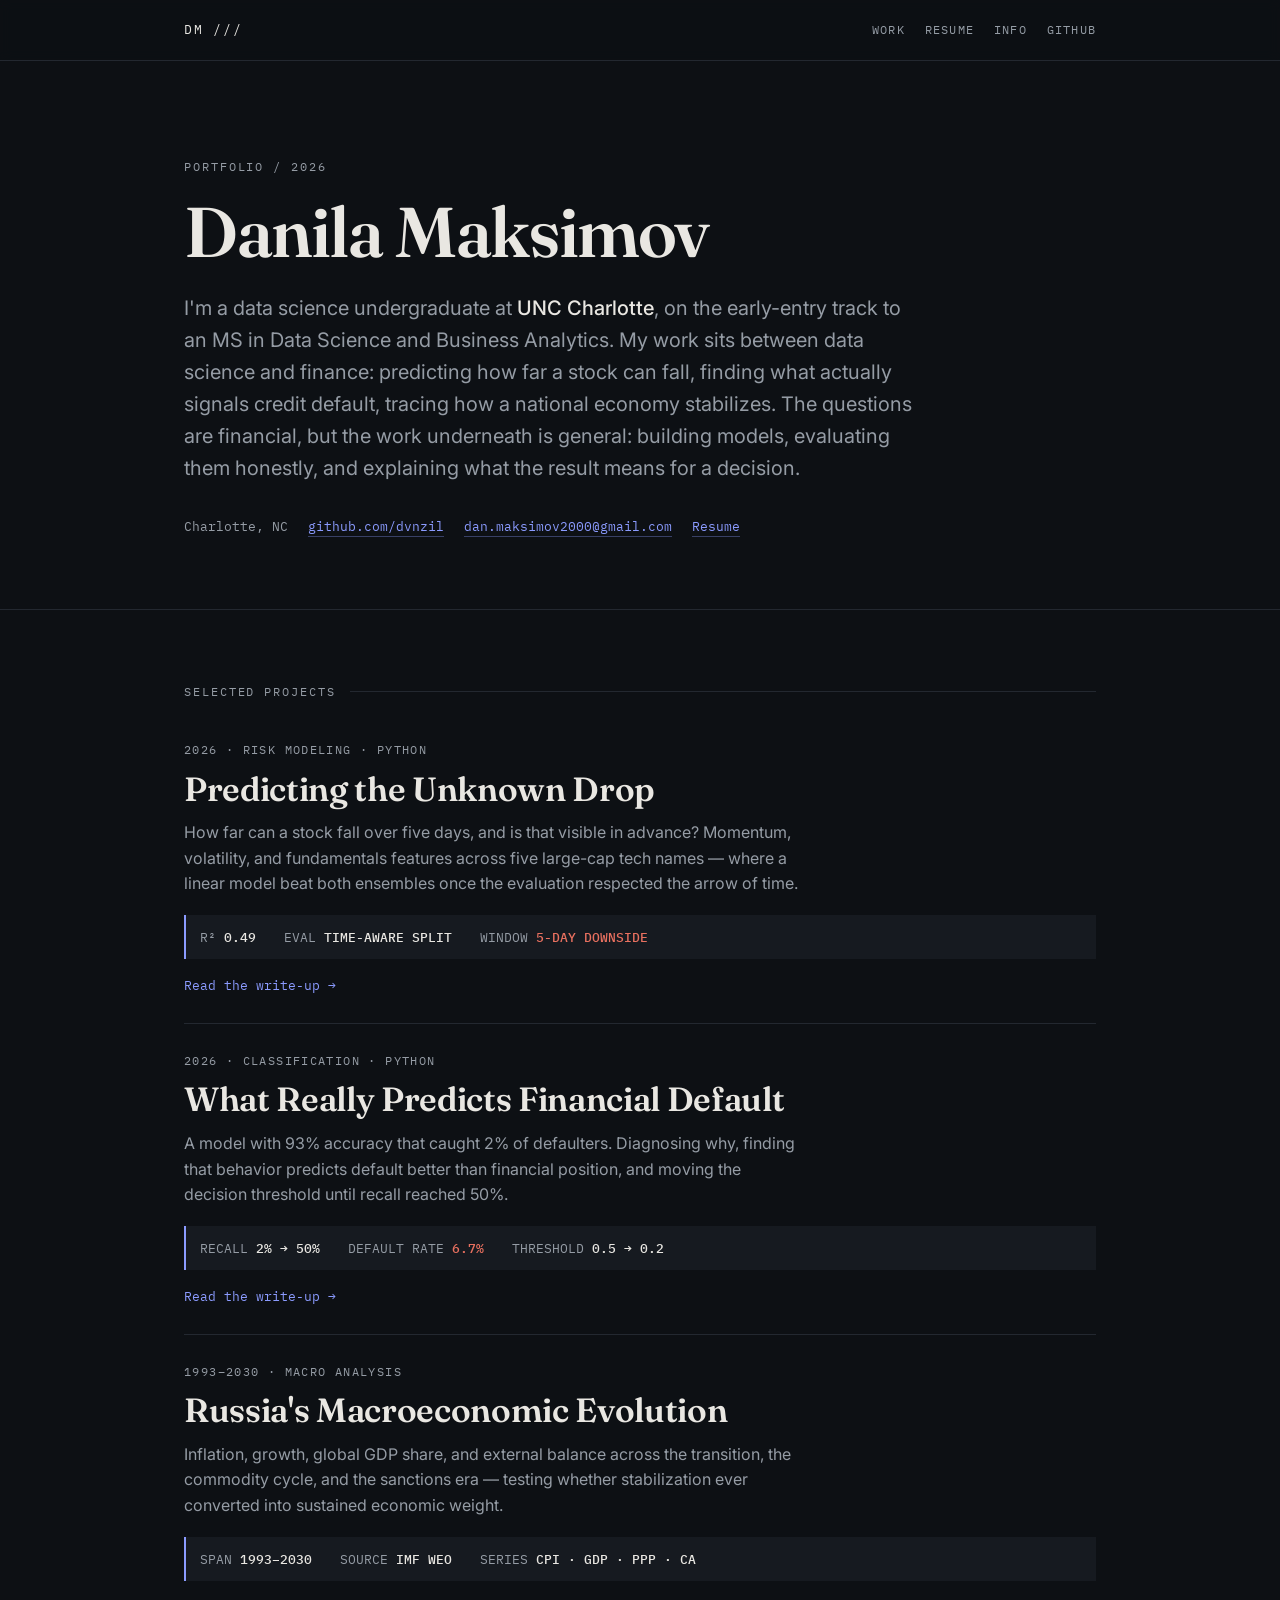
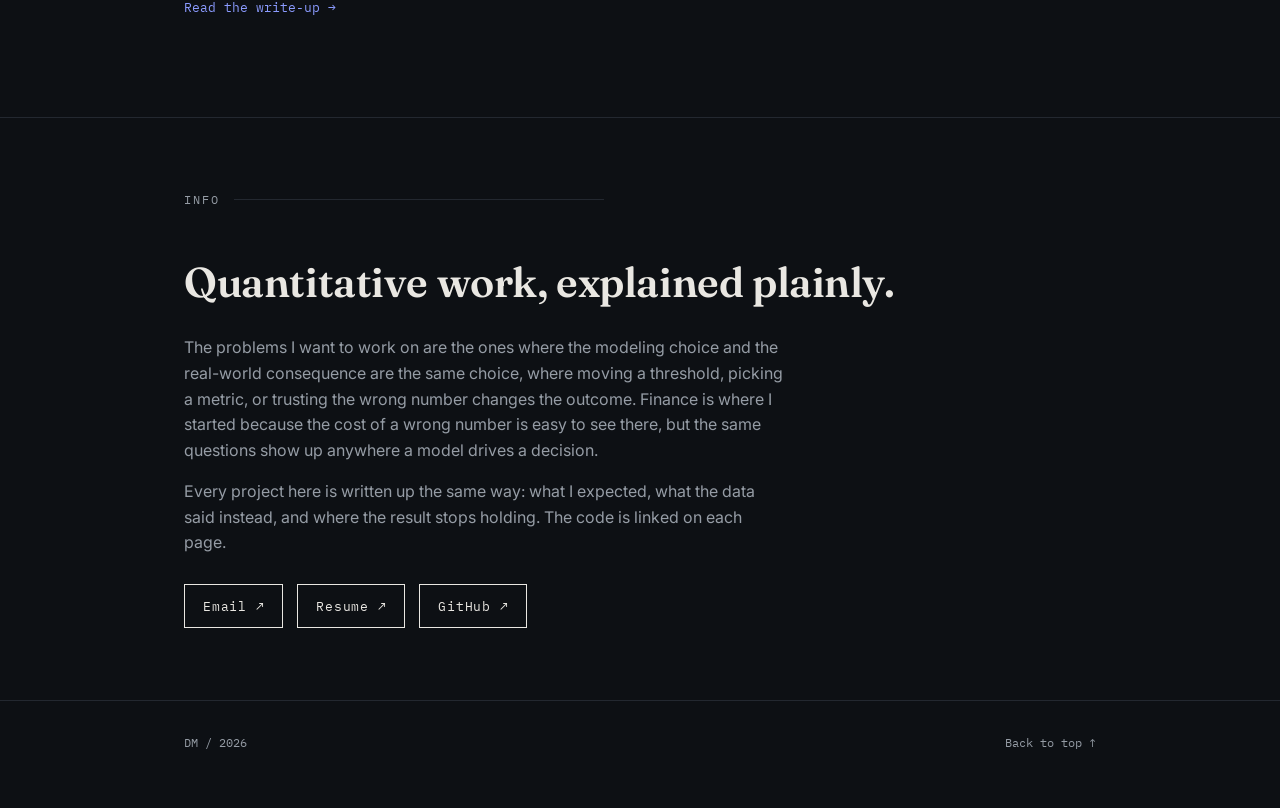
<file: index.html>
<!DOCTYPE html>
<html lang="en">
<head>
<meta charset="utf-8">
<meta name="viewport" content="width=device-width, initial-scale=1">
<title>Danila Maksimov / Quantitative Data Science</title>
<meta name="description" content="Danila Maksimov: data science, machine learning, and quantitative finance projects.">
<link rel="preconnect" href="https://fonts.googleapis.com">
<link rel="preconnect" href="https://fonts.gstatic.com" crossorigin>
<link href="https://fonts.googleapis.com/css2?family=Fraunces:opsz,wght@9..144,400;9..144,600&family=Inter:wght@400;500;600&family=IBM+Plex+Mono:wght@400;500&display=swap" rel="stylesheet">
<link rel="stylesheet" href="assets/style.css">
</head>
<body>

<nav>
  <div class="wrap">
    <a class="mark" href="#top">DM ///</a>
    <div class="navlinks">
      <a href="#work">Work</a>
      <a href="resume.html">Resume</a>
      <a href="#about">Info</a>
      <a href="https://github.com/dvnzil">GitHub</a>
    </div>
  </div>
</nav>

<header class="hero" id="top">
  <div class="wrap">
    <p class="eyebrow">Portfolio / 2026</p>
    <h1>Danila Maksimov</h1>
    <p class="lede">
      I'm a data science undergraduate at <strong>UNC Charlotte</strong>, on the early-entry
      track to an MS in Data Science and Business Analytics. My work sits between data
      science and finance: predicting how far a stock can fall, finding what actually
      signals credit default, tracing how a national economy stabilizes. The questions are
      financial, but the work underneath is general: building models, evaluating them
      honestly, and explaining what the result means for a decision.
    </p>
    <div class="meta">
      <span>Charlotte, NC</span>
      <a href="https://github.com/dvnzil">github.com/dvnzil</a>
      <a href="mailto:dan.maksimov2000@gmail.com">dan.maksimov2000@gmail.com</a>
      <a href="resume.html">Resume</a>
    </div>
  </div>
</header>

<section id="work">
  <div class="wrap">
    <p class="sec-label">Selected projects</p>

    <a class="project" href="projects/stock-downside-risk.html">
      <div class="tags">2026 · Risk modeling · Python</div>
      <h2>Predicting the Unknown Drop</h2>
      <p>How far can a stock fall over five days, and is that visible in advance? Momentum,
        volatility, and fundamentals features across five large-cap tech names — where a
        linear model beat both ensembles once the evaluation respected the arrow of time.</p>
      <div class="ledger">
        <span><span class="k">R²</span> <span class="v">0.49</span></span>
        <span><span class="k">EVAL</span> <span class="v">TIME-AWARE SPLIT</span></span>
        <span><span class="k">WINDOW</span> <span class="v neg">5-DAY DOWNSIDE</span></span>
      </div>
      <div class="rowlinks"><span>Read the write-up <span class="arrow">→</span></span></div>
    </a>

    <a class="project" href="projects/credit-risk-classification.html">
      <div class="tags">2026 · Classification · Python</div>
      <h2>What Really Predicts Financial Default</h2>
      <p>A model with 93% accuracy that caught 2% of defaulters. Diagnosing why, finding
        that behavior predicts default better than financial position, and moving the
        decision threshold until recall reached 50%.</p>
      <div class="ledger">
        <span><span class="k">RECALL</span> <span class="v">2% → 50%</span></span>
        <span><span class="k">DEFAULT RATE</span> <span class="v neg">6.7%</span></span>
        <span><span class="k">THRESHOLD</span> <span class="v">0.5 → 0.2</span></span>
      </div>
      <div class="rowlinks"><span>Read the write-up <span class="arrow">→</span></span></div>
    </a>

    <a class="project" href="projects/russia-macro.html">
      <div class="tags">1993–2030 · Macro analysis</div>
      <h2>Russia's Macroeconomic Evolution</h2>
      <p>Inflation, growth, global GDP share, and external balance across the transition,
        the commodity cycle, and the sanctions era — testing whether stabilization ever
        converted into sustained economic weight.</p>
      <div class="ledger">
        <span><span class="k">SPAN</span> <span class="v">1993–2030</span></span>
        <span><span class="k">SOURCE</span> <span class="v">IMF WEO</span></span>
        <span><span class="k">SERIES</span> <span class="v">CPI · GDP · PPP · CA</span></span>
      </div>
      <div class="rowlinks"><span>Read the write-up <span class="arrow">→</span></span></div>
    </a>

  </div>
</section>

<section id="about">
  <div class="wrap">
    <p class="sec-label">Info</p>
    <h2>Quantitative work, explained plainly.</h2>
    <p>The problems I want to work on are the ones where the modeling choice and the
      real-world consequence are the same choice, where moving a threshold, picking a
      metric, or trusting the wrong number changes the outcome. Finance is where I started
      because the cost of a wrong number is easy to see there, but the same questions show
      up anywhere a model drives a decision.</p>
    <p>Every project here is written up the same way: what I expected, what the data said
      instead, and where the result stops holding. The code is linked on each page.</p>
    <div class="cta">
      <a href="mailto:dan.maksimov2000@gmail.com">Email ↗</a>
      <a href="resume.html">Resume ↗</a>
      <a href="https://github.com/dvnzil">GitHub ↗</a>
    </div>
  </div>
</section>

<footer>
  <div class="wrap" style="display:flex;justify-content:space-between;width:100%">
    <span>DM / 2026</span>
    <a href="#top">Back to top ↑</a>
  </div>
</footer>

</body>
</html>
</file>
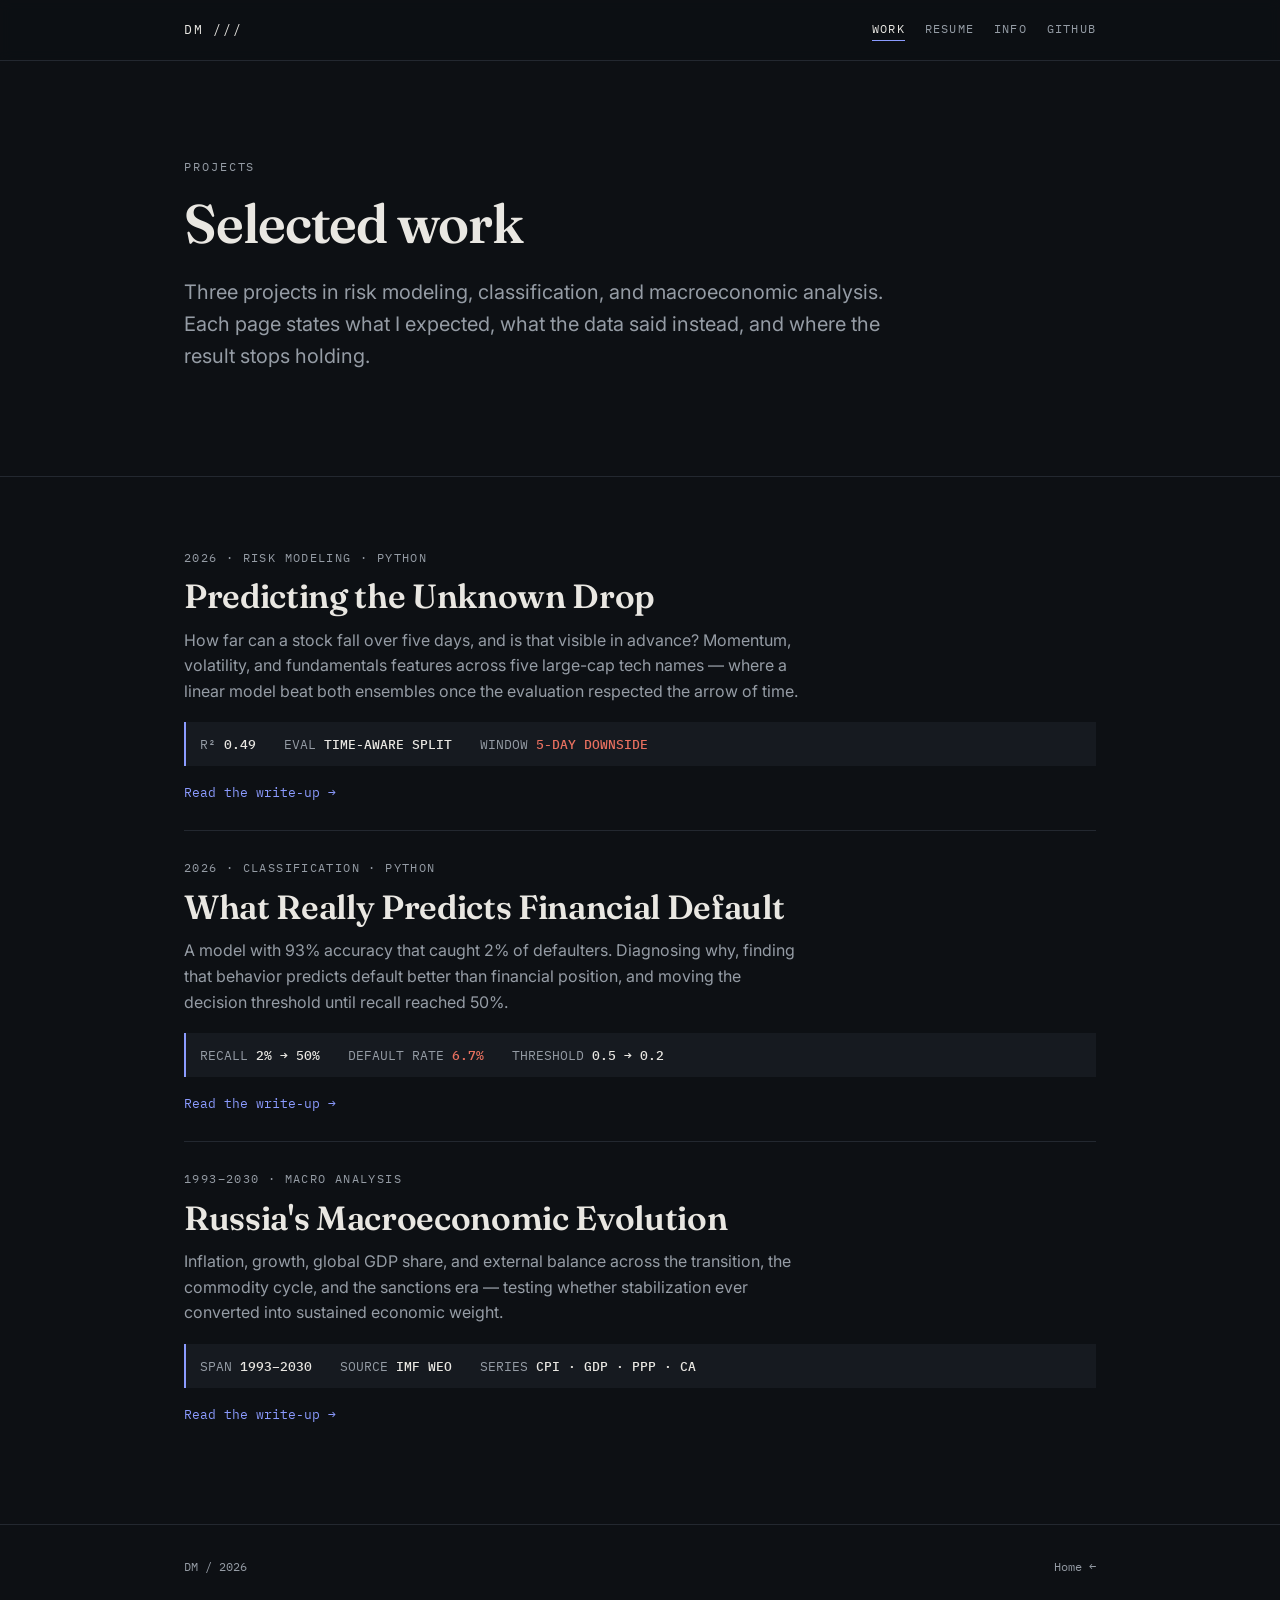
<file: projects/index.html>
<!DOCTYPE html>
<html lang="en">
<head>
<meta charset="utf-8">
<meta name="viewport" content="width=device-width, initial-scale=1">
<title>Projects / Danila Maksimov</title>
<meta name="description" content="Data science, machine learning, and quantitative finance projects by Danila Maksimov.">
<link rel="preconnect" href="https://fonts.googleapis.com">
<link rel="preconnect" href="https://fonts.gstatic.com" crossorigin>
<link href="https://fonts.googleapis.com/css2?family=Fraunces:opsz,wght@9..144,400;9..144,600&family=Inter:wght@400;500;600&family=IBM+Plex+Mono:wght@400;500&display=swap" rel="stylesheet">
<link rel="stylesheet" href="../assets/style.css">
</head>
<body>

<nav>
  <div class="wrap">
    <a class="mark" href="../index.html">DM ///</a>
    <div class="navlinks">
      <a href="../index.html#work" class="current">Work</a>
      <a href="../resume.html">Resume</a>
      <a href="../index.html#about">Info</a>
      <a href="https://github.com/dvnzil">GitHub</a>
    </div>
  </div>
</nav>

<header class="hero">
  <div class="wrap">
    <p class="eyebrow">Projects</p>
    <h1 style="font-size:clamp(2.2rem,5.5vw,3.4rem)">Selected work</h1>
    <p class="lede">Three projects in risk modeling, classification, and macroeconomic
      analysis. Each page states what I expected, what the data said instead, and where the
      result stops holding.</p>
  </div>
</header>

<section>
  <div class="wrap">

    <a class="project" href="stock-downside-risk.html">
      <div class="tags">2026 &middot; Risk modeling &middot; Python</div>
      <h2>Predicting the Unknown Drop</h2>
      <p>How far can a stock fall over five days, and is that visible in advance? Momentum,
        volatility, and fundamentals features across five large-cap tech names — where a
        linear model beat both ensembles once the evaluation respected the arrow of time.</p>
      <div class="ledger">
        <span><span class="k">R&sup2;</span> <span class="v">0.49</span></span>
        <span><span class="k">EVAL</span> <span class="v">TIME-AWARE SPLIT</span></span>
        <span><span class="k">WINDOW</span> <span class="v neg">5-DAY DOWNSIDE</span></span>
      </div>
      <div class="rowlinks"><span>Read the write-up <span class="arrow">&rarr;</span></span></div>
    </a>

    <a class="project" href="credit-risk-classification.html">
      <div class="tags">2026 &middot; Classification &middot; Python</div>
      <h2>What Really Predicts Financial Default</h2>
      <p>A model with 93% accuracy that caught 2% of defaulters. Diagnosing why, finding
        that behavior predicts default better than financial position, and moving the
        decision threshold until recall reached 50%.</p>
      <div class="ledger">
        <span><span class="k">RECALL</span> <span class="v">2% &rarr; 50%</span></span>
        <span><span class="k">DEFAULT RATE</span> <span class="v neg">6.7%</span></span>
        <span><span class="k">THRESHOLD</span> <span class="v">0.5 &rarr; 0.2</span></span>
      </div>
      <div class="rowlinks"><span>Read the write-up <span class="arrow">&rarr;</span></span></div>
    </a>

    <a class="project" href="russia-macro.html">
      <div class="tags">1993&ndash;2030 &middot; Macro analysis</div>
      <h2>Russia's Macroeconomic Evolution</h2>
      <p>Inflation, growth, global GDP share, and external balance across the transition,
        the commodity cycle, and the sanctions era — testing whether stabilization ever
        converted into sustained economic weight.</p>
      <div class="ledger">
        <span><span class="k">SPAN</span> <span class="v">1993&ndash;2030</span></span>
        <span><span class="k">SOURCE</span> <span class="v">IMF WEO</span></span>
        <span><span class="k">SERIES</span> <span class="v">CPI &middot; GDP &middot; PPP &middot; CA</span></span>
      </div>
      <div class="rowlinks"><span>Read the write-up <span class="arrow">&rarr;</span></span></div>
    </a>

  </div>
</section>

<footer>
  <div class="wrap" style="display:flex;justify-content:space-between;width:100%">
    <span>DM / 2026</span>
    <a href="../index.html">Home &#8592;</a>
  </div>
</footer>

</body>
</html>
</file>
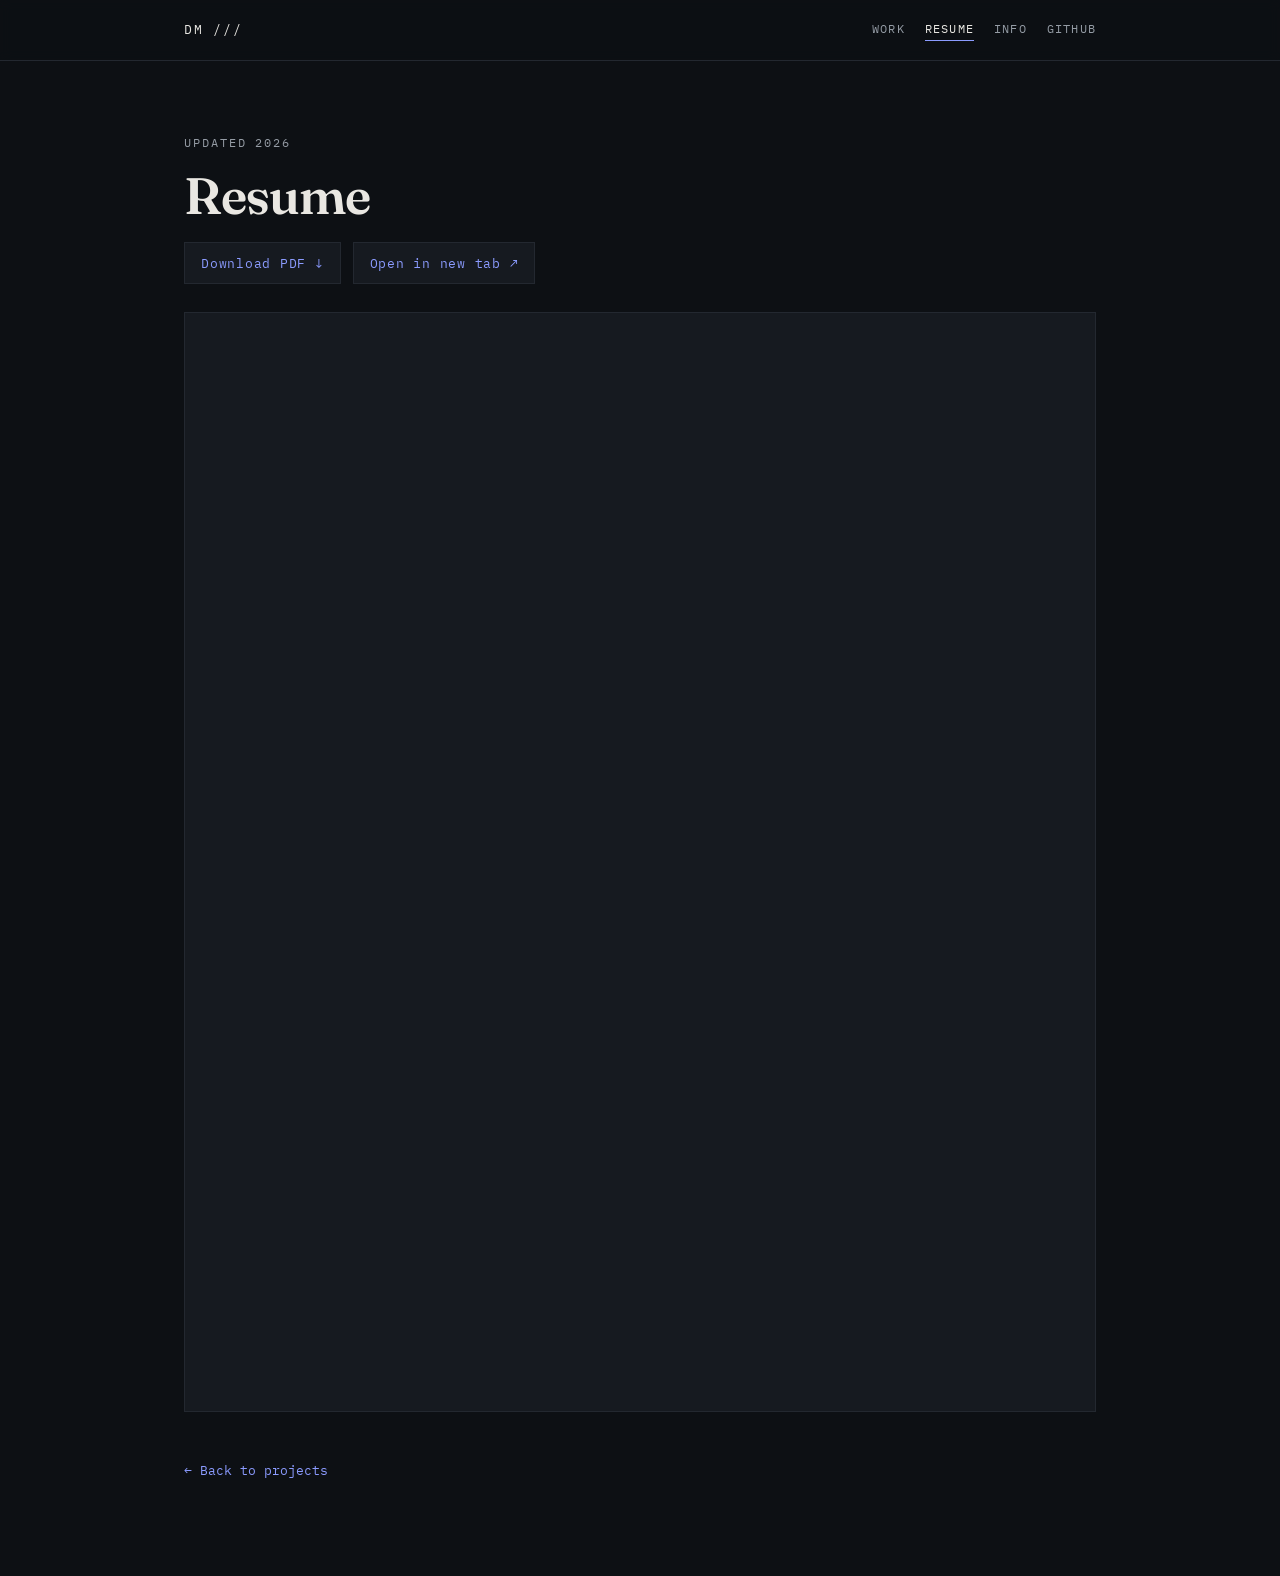
<file: resume.html>
<!DOCTYPE html>
<html lang="en">
<head>
<meta charset="utf-8">
<meta name="viewport" content="width=device-width, initial-scale=1">
<title>Resume / Danila Maksimov</title>
<meta name="description" content="Danila Maksimov — resume.">
<link rel="preconnect" href="https://fonts.googleapis.com">
<link rel="preconnect" href="https://fonts.gstatic.com" crossorigin>
<link href="https://fonts.googleapis.com/css2?family=Fraunces:opsz,wght@9..144,400;9..144,600&family=Inter:wght@400;500;600&family=IBM+Plex+Mono:wght@400;500&display=swap" rel="stylesheet">
<link rel="stylesheet" href="assets/style.css">
</head>
<body>

<nav>
  <div class="wrap">
    <a class="mark" href="index.html">DM ///</a>
    <div class="navlinks">
      <a href="index.html#work">Work</a>
      <a href="resume.html" class="current">Resume</a>
      <a href="index.html#about">Info</a>
      <a href="https://github.com/dvnzil">GitHub</a>
    </div>
  </div>
</nav>

<article class="post">
  <div class="wrap">
    <p class="kicker">Updated 2026</p>
    <h1>Resume</h1>

    <div class="resume-actions">
      <a href="resume.pdf" download>Download PDF &#8595;</a>
      <a href="resume.pdf" target="_blank" rel="noopener">Open in new tab &#8599;</a>
    </div>

    <div class="pdf-frame">
      <object data="resume.pdf" type="application/pdf">
        <iframe src="resume.pdf" title="Danila Maksimov resume"></iframe>
        <p class="pdf-fallback">
          Your browser can't display the PDF inline.
          <a href="resume.pdf">Download it instead &#8595;</a>
        </p>
      </object>
    </div>

    <a class="backlink" href="index.html#work">&#8592; Back to projects</a>
  </div>
</article>

</body>
</html>
</file>
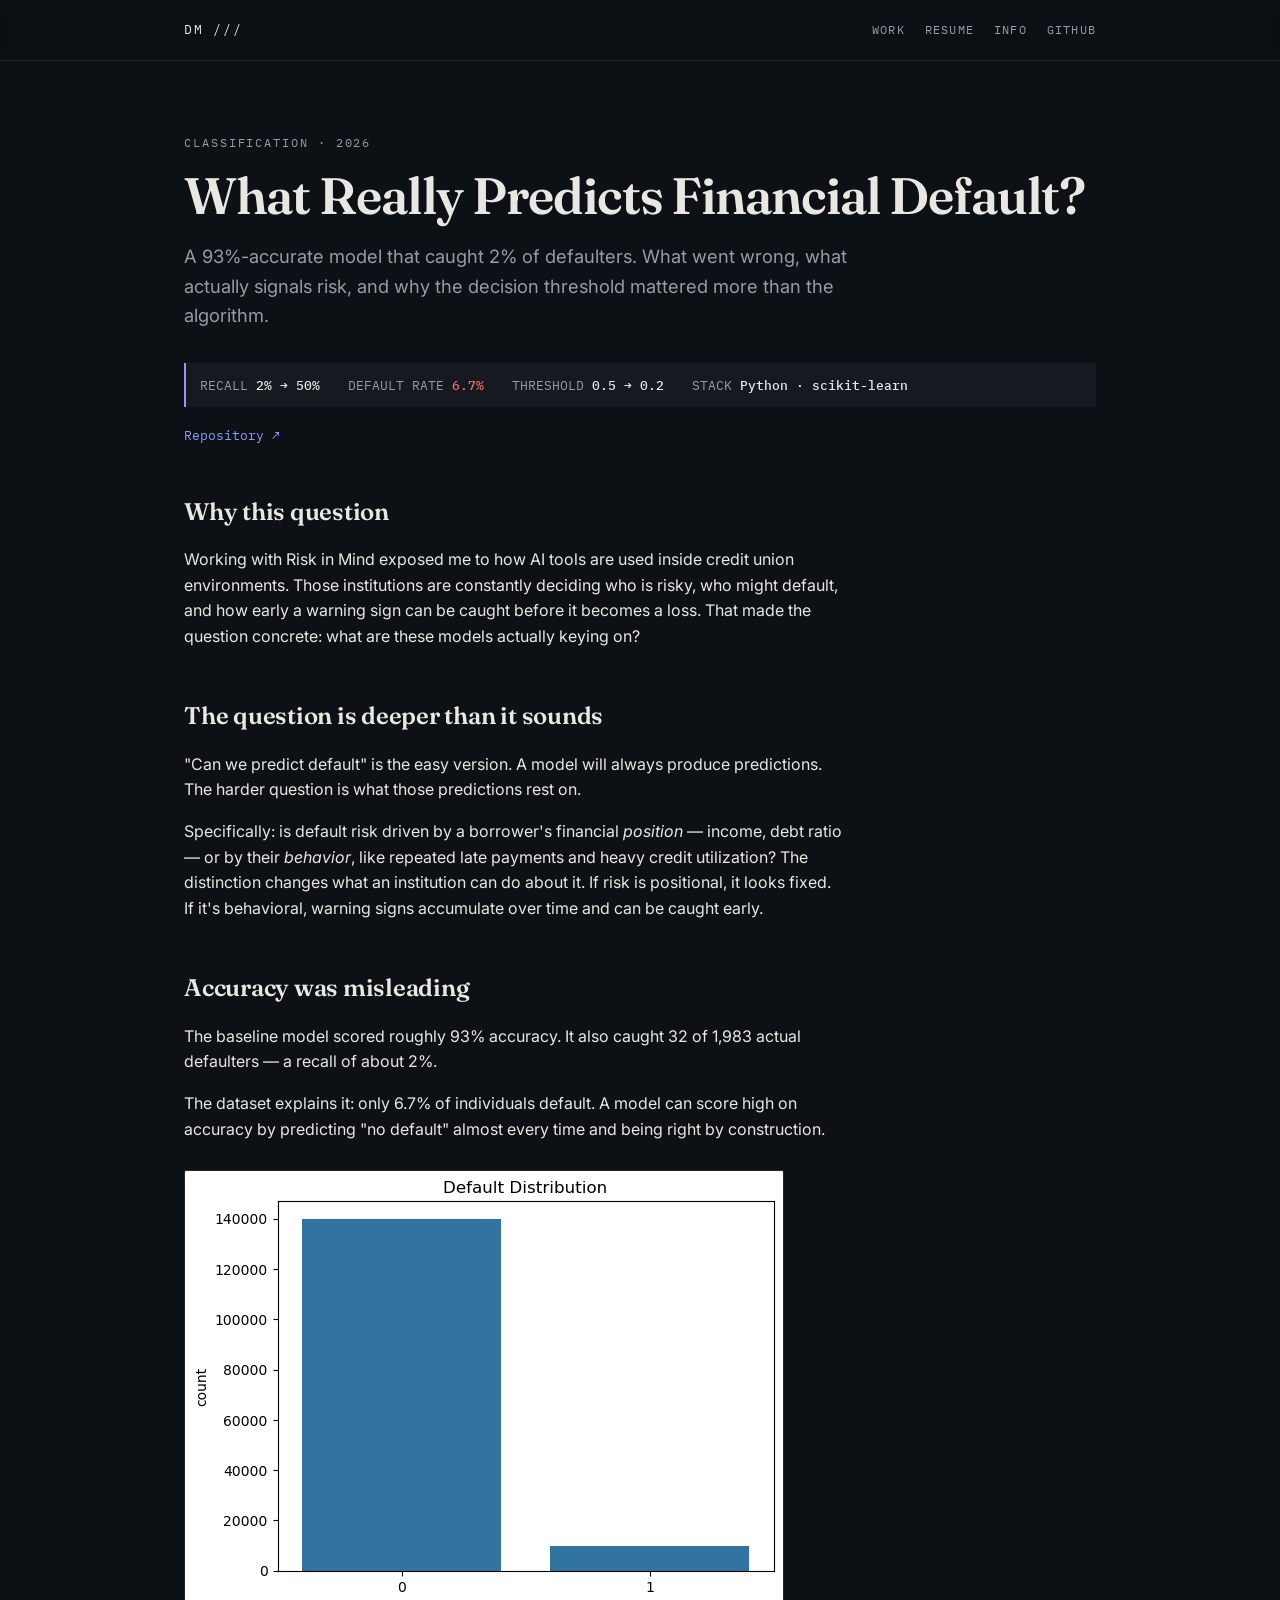
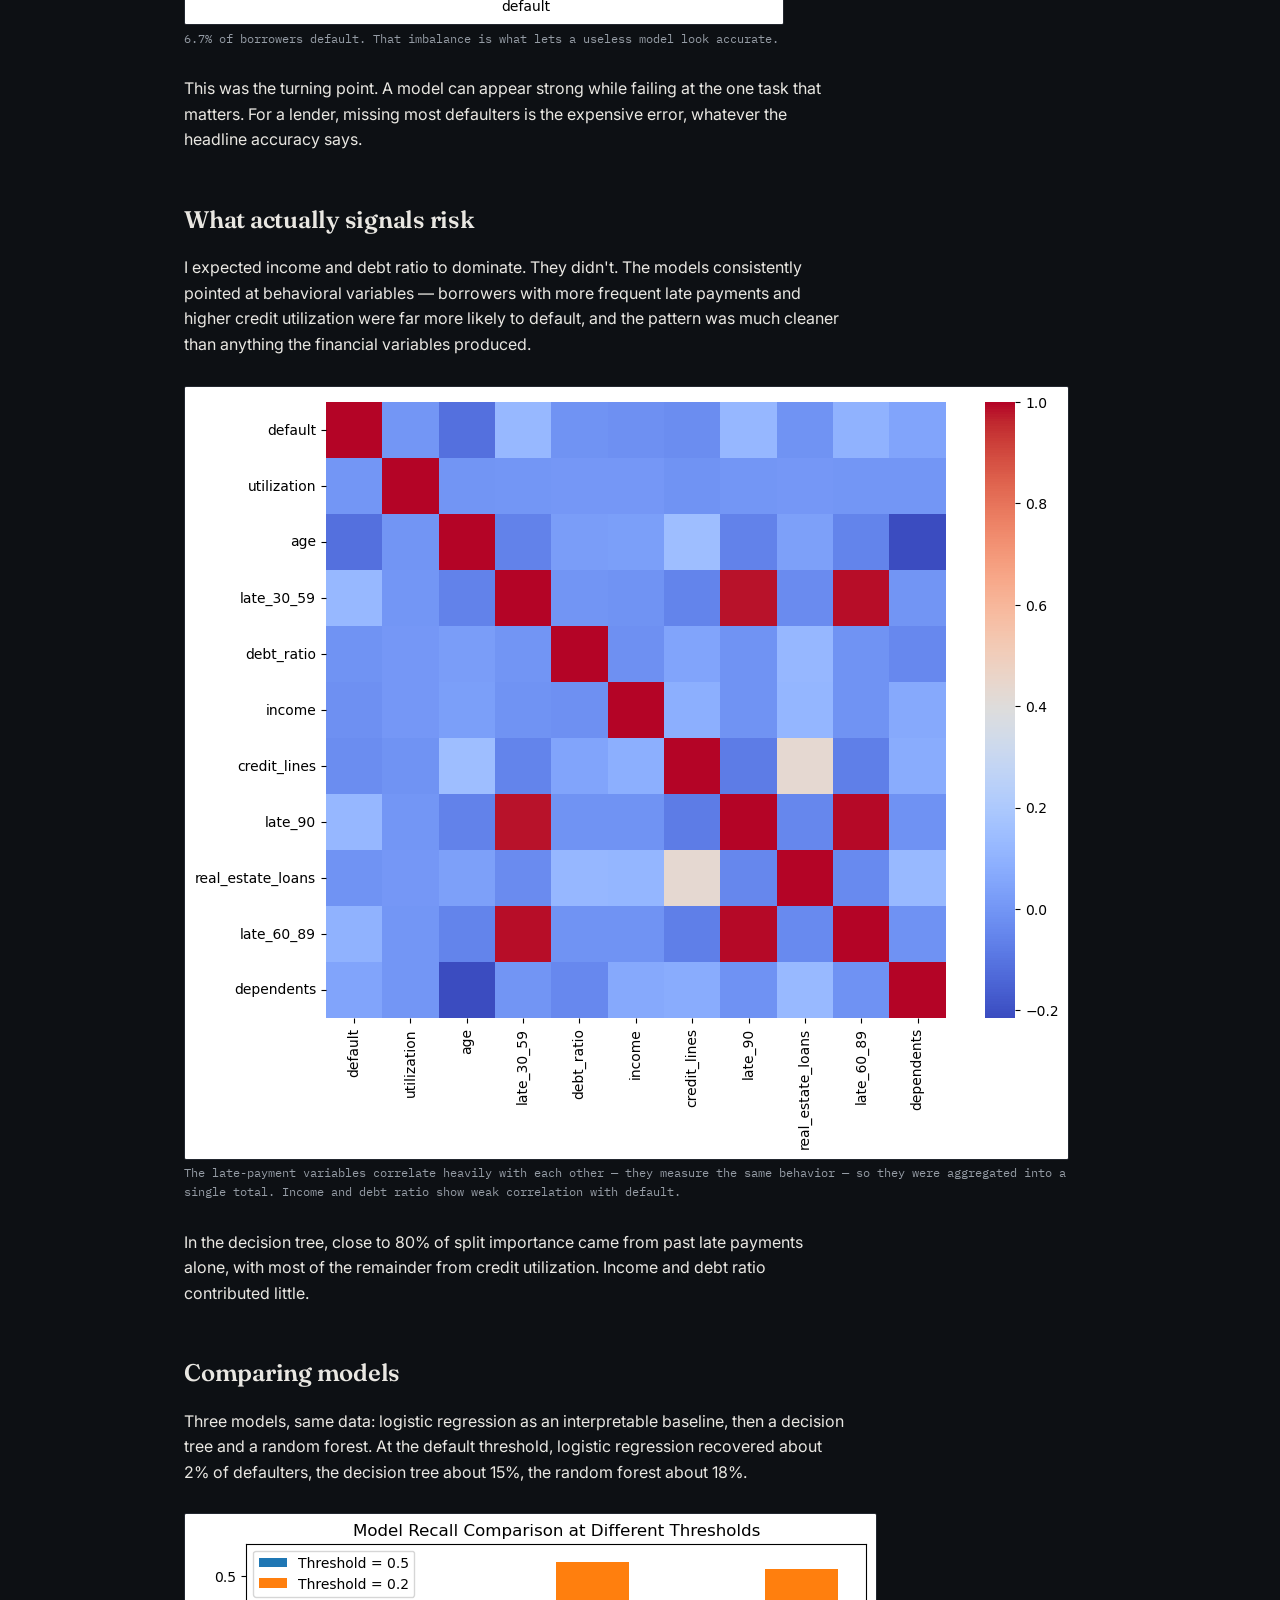
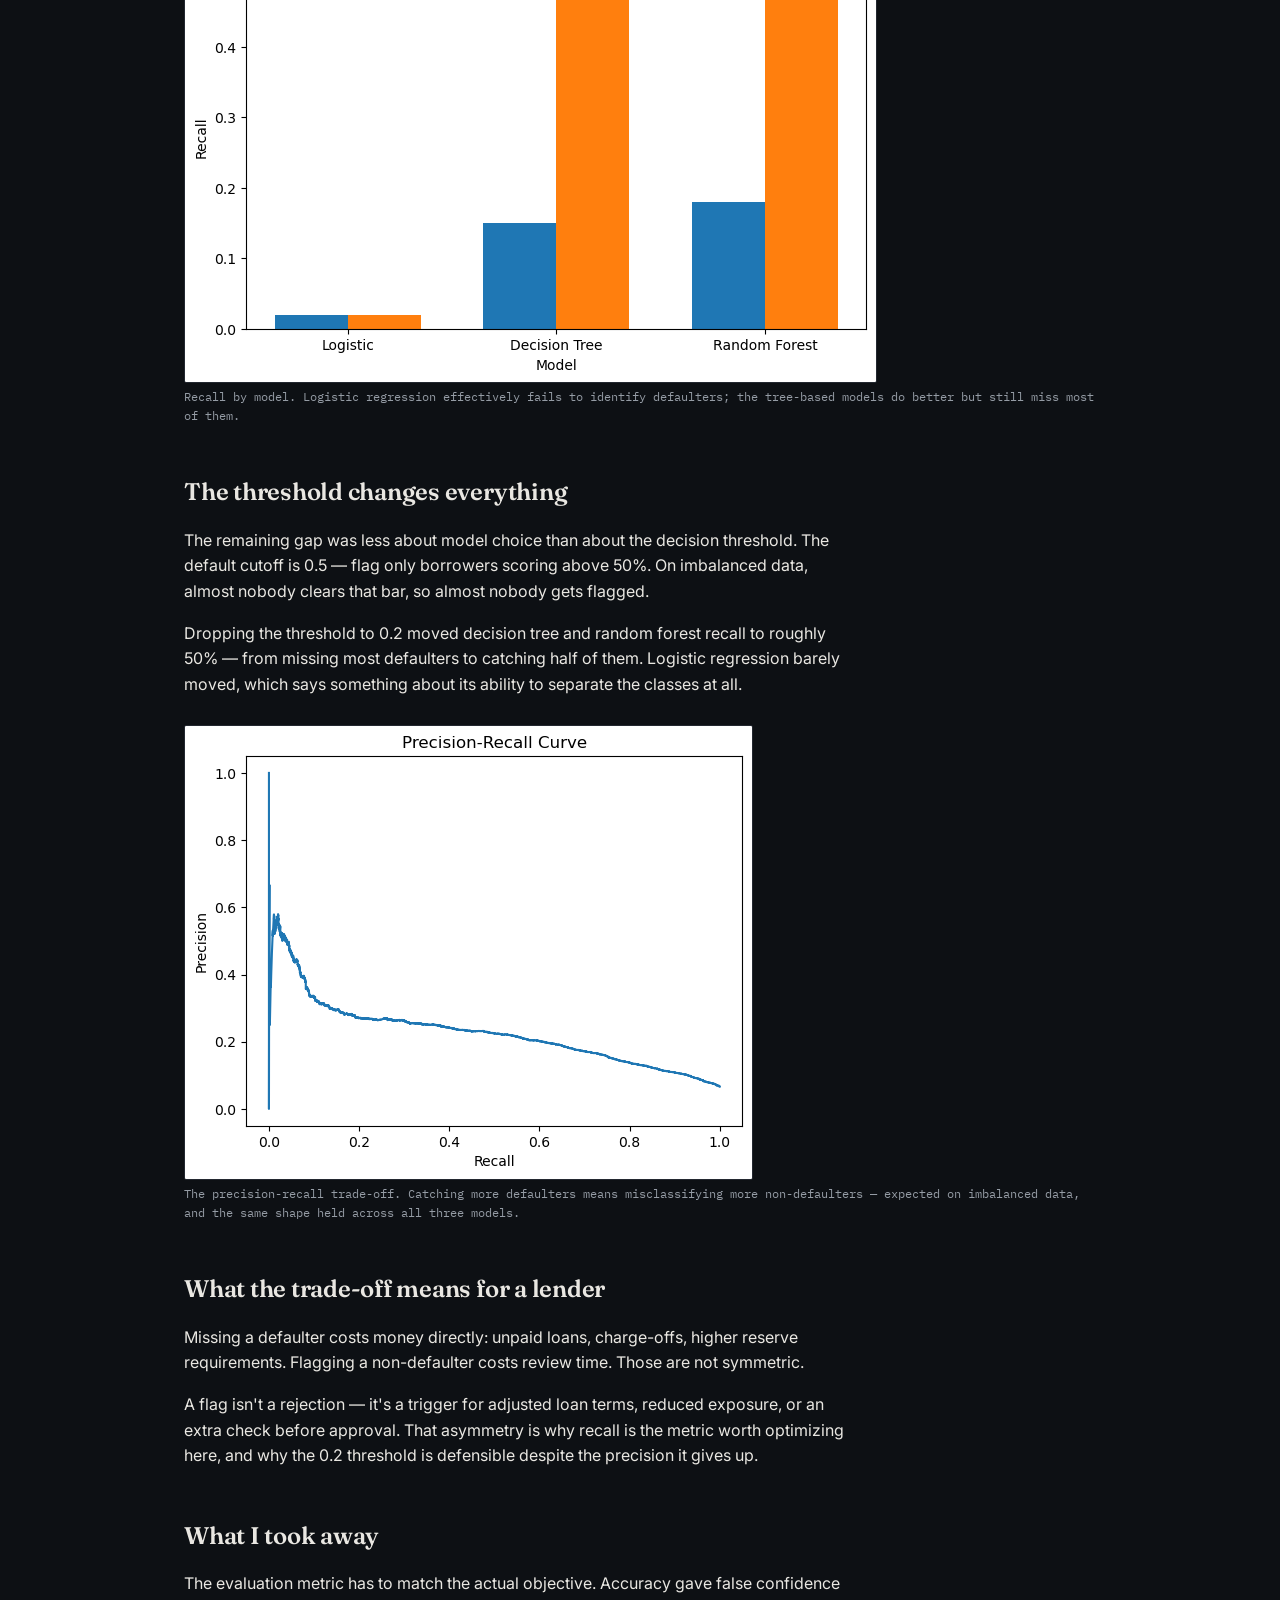
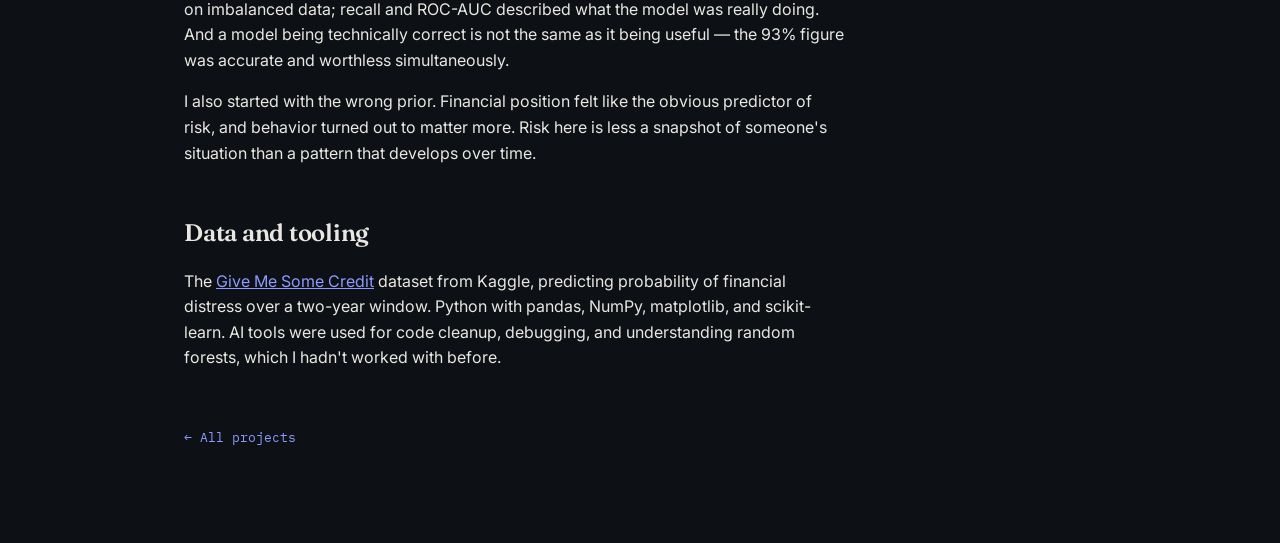
<file: projects/credit-risk-classification.html>
<!DOCTYPE html>
<html lang="en">
<head>
<meta charset="utf-8">
<meta name="viewport" content="width=device-width, initial-scale=1">
<title>What Really Predicts Financial Default / Danila Maksimov</title>
<meta name="description" content="A credit-risk classifier, class imbalance, and why the decision threshold mattered more than the model.">
<meta property="og:type" content="article">
<meta property="og:title" content="What Really Predicts Financial Default: Credit Risk Classification">
<meta property="og:description" content="A credit-risk classifier, class imbalance, and why the decision threshold mattered more than the model.">
<meta property="og:url" content="https://dvnzil.github.io/projects/credit-risk-classification.html">
<meta property="og:image" content="https://dvnzil.github.io/assets/credit-04-precision-recall.png">
<link rel="preconnect" href="https://fonts.googleapis.com">
<link rel="preconnect" href="https://fonts.gstatic.com" crossorigin>
<link href="https://fonts.googleapis.com/css2?family=Fraunces:opsz,wght@9..144,400;9..144,600&family=Inter:wght@400;500;600&family=IBM+Plex+Mono:wght@400;500&display=swap" rel="stylesheet">
<link rel="stylesheet" href="../assets/style.css">
</head>
<body>

<nav>
  <div class="wrap">
    <a class="mark" href="../index.html">DM ///</a>
    <div class="navlinks">
      <a href="../index.html#work">Work</a>
      <a href="../resume.html">Resume</a>
      <a href="../index.html#about">Info</a>
      <a href="https://github.com/dvnzil">GitHub</a>
    </div>
  </div>
</nav>

<article class="post">
  <div class="wrap">
    <p class="kicker">Classification &middot; 2026</p>
    <h1>What Really Predicts Financial Default?</h1>
    <p class="standfirst">A 93%-accurate model that caught 2% of defaulters. What went wrong, what actually signals risk, and why the decision threshold mattered more than the algorithm.</p>

    <div class="ledger"><span><span class="k">RECALL</span> <span class="v">2% &rarr; 50%</span></span><span><span class="k">DEFAULT RATE</span> <span class="v neg">6.7%</span></span><span><span class="k">THRESHOLD</span> <span class="v">0.5 &rarr; 0.2</span></span><span><span class="k">STACK</span> <span class="v">Python &middot; scikit-learn</span></span></div>

    <div class="rowlinks" style="margin-top:18px">
      <a href="https://github.com/dvnzil/What-Really-Predicts-Financial-Default-" style="color:var(--signal);text-decoration:none">Repository &#8599;</a>
    </div>


    <h2>Why this question</h2>
    <p>Working with Risk in Mind exposed me to how AI tools are used inside credit union
      environments. Those institutions are constantly deciding who is risky, who might
      default, and how early a warning sign can be caught before it becomes a loss. That
      made the question concrete: what are these models actually keying on?</p>

    <h2>The question is deeper than it sounds</h2>
    <p>"Can we predict default" is the easy version. A model will always produce
      predictions. The harder question is what those predictions rest on.</p>
    <p>Specifically: is default risk driven by a borrower's financial <em>position</em> —
      income, debt ratio — or by their <em>behavior</em>, like repeated late payments and
      heavy credit utilization? The distinction changes what an institution can do about it.
      If risk is positional, it looks fixed. If it's behavioral, warning signs accumulate
      over time and can be caught early.</p>

    <h2>Accuracy was misleading</h2>
    <p>The baseline model scored roughly 93% accuracy. It also caught 32 of 1,983 actual
      defaulters — a recall of about 2%.</p>
    <p>The dataset explains it: only 6.7% of individuals default. A model can score high on
      accuracy by predicting "no default" almost every time and being right by construction.</p>

    <figure>
      <img src="../assets/credit-01-class-imbalance.png" alt="Class distribution showing 6.7 percent default rate">
      <figcaption>6.7% of borrowers default. That imbalance is what lets a useless model look accurate.</figcaption>
    </figure>

    <p>This was the turning point. A model can appear strong while failing at the one task
      that matters. For a lender, missing most defaulters is the expensive error, whatever
      the headline accuracy says.</p>

    <h2>What actually signals risk</h2>
    <p>I expected income and debt ratio to dominate. They didn't. The models consistently
      pointed at behavioral variables — borrowers with more frequent late payments and
      higher credit utilization were far more likely to default, and the pattern was much
      cleaner than anything the financial variables produced.</p>

    <figure>
      <img src="../assets/credit-02-correlation-heatmap.png" alt="Correlation heatmap of borrower attributes against default">
      <figcaption>The late-payment variables correlate heavily with each other — they measure the same behavior — so they were aggregated into a single total. Income and debt ratio show weak correlation with default.</figcaption>
    </figure>

    <p>In the decision tree, close to 80% of split importance came from past late payments
      alone, with most of the remainder from credit utilization. Income and debt ratio
      contributed little.</p>

    <h2>Comparing models</h2>
    <p>Three models, same data: logistic regression as an interpretable baseline, then a
      decision tree and a random forest. At the default threshold, logistic regression
      recovered about 2% of defaulters, the decision tree about 15%, the random forest
      about 18%.</p>

    <figure>
      <img src="../assets/credit-03-model-comparison.png" alt="Recall comparison across logistic regression, decision tree, and random forest">
      <figcaption>Recall by model. Logistic regression effectively fails to identify defaulters; the tree-based models do better but still miss most of them.</figcaption>
    </figure>

    <h2>The threshold changes everything</h2>
    <p>The remaining gap was less about model choice than about the decision threshold. The
      default cutoff is 0.5 — flag only borrowers scoring above 50%. On imbalanced data,
      almost nobody clears that bar, so almost nobody gets flagged.</p>
    <p>Dropping the threshold to 0.2 moved decision tree and random forest recall to roughly
      50% — from missing most defaulters to catching half of them. Logistic regression
      barely moved, which says something about its ability to separate the classes at all.</p>

    <figure>
      <img src="../assets/credit-04-precision-recall.png" alt="Precision-recall trade-off curve">
      <figcaption>The precision-recall trade-off. Catching more defaulters means misclassifying more non-defaulters — expected on imbalanced data, and the same shape held across all three models.</figcaption>
    </figure>

    <h2>What the trade-off means for a lender</h2>
    <p>Missing a defaulter costs money directly: unpaid loans, charge-offs, higher reserve
      requirements. Flagging a non-defaulter costs review time. Those are not symmetric.</p>
    <p>A flag isn't a rejection — it's a trigger for adjusted loan terms, reduced exposure,
      or an extra check before approval. That asymmetry is why recall is the metric worth
      optimizing here, and why the 0.2 threshold is defensible despite the precision it
      gives up.</p>

    <h2>What I took away</h2>
    <p>The evaluation metric has to match the actual objective. Accuracy gave false
      confidence on imbalanced data; recall and ROC-AUC described what the model was really
      doing. And a model being technically correct is not the same as it being useful — the
      93% figure was accurate and worthless simultaneously.</p>
    <p>I also started with the wrong prior. Financial position felt like the obvious
      predictor of risk, and behavior turned out to matter more. Risk here is less a
      snapshot of someone's situation than a pattern that develops over time.</p>

    <h2>Data and tooling</h2>
    <p>The <a href="https://www.kaggle.com/competitions/GiveMeSomeCredit" style="color:var(--signal)">Give Me Some Credit</a>
      dataset from Kaggle, predicting probability of financial distress over a two-year
      window. Python with pandas, NumPy, matplotlib, and scikit-learn. AI tools were used
      for code cleanup, debugging, and understanding random forests, which I hadn't worked
      with before.</p>

    <a class="backlink" href="../index.html#work">&#8592; All projects</a>
  </div>
</article>

</body>
</html>
</file>
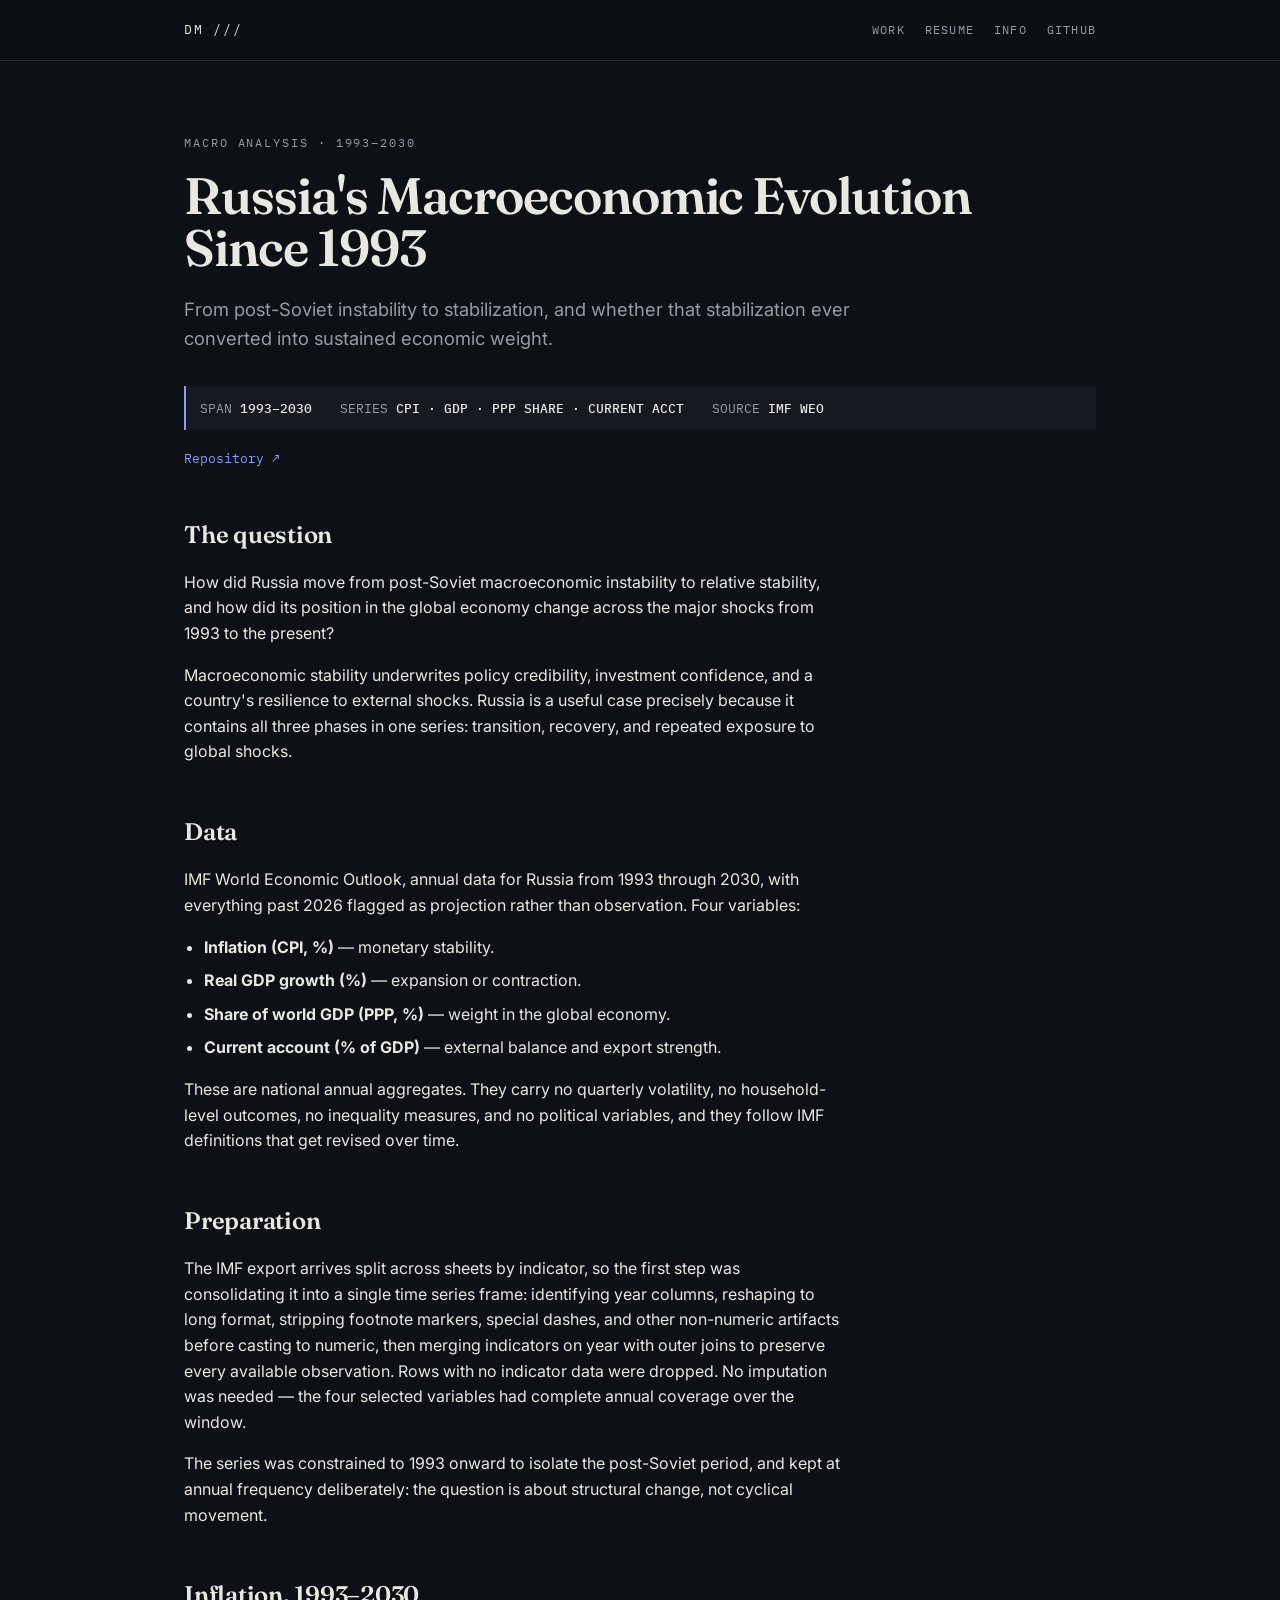
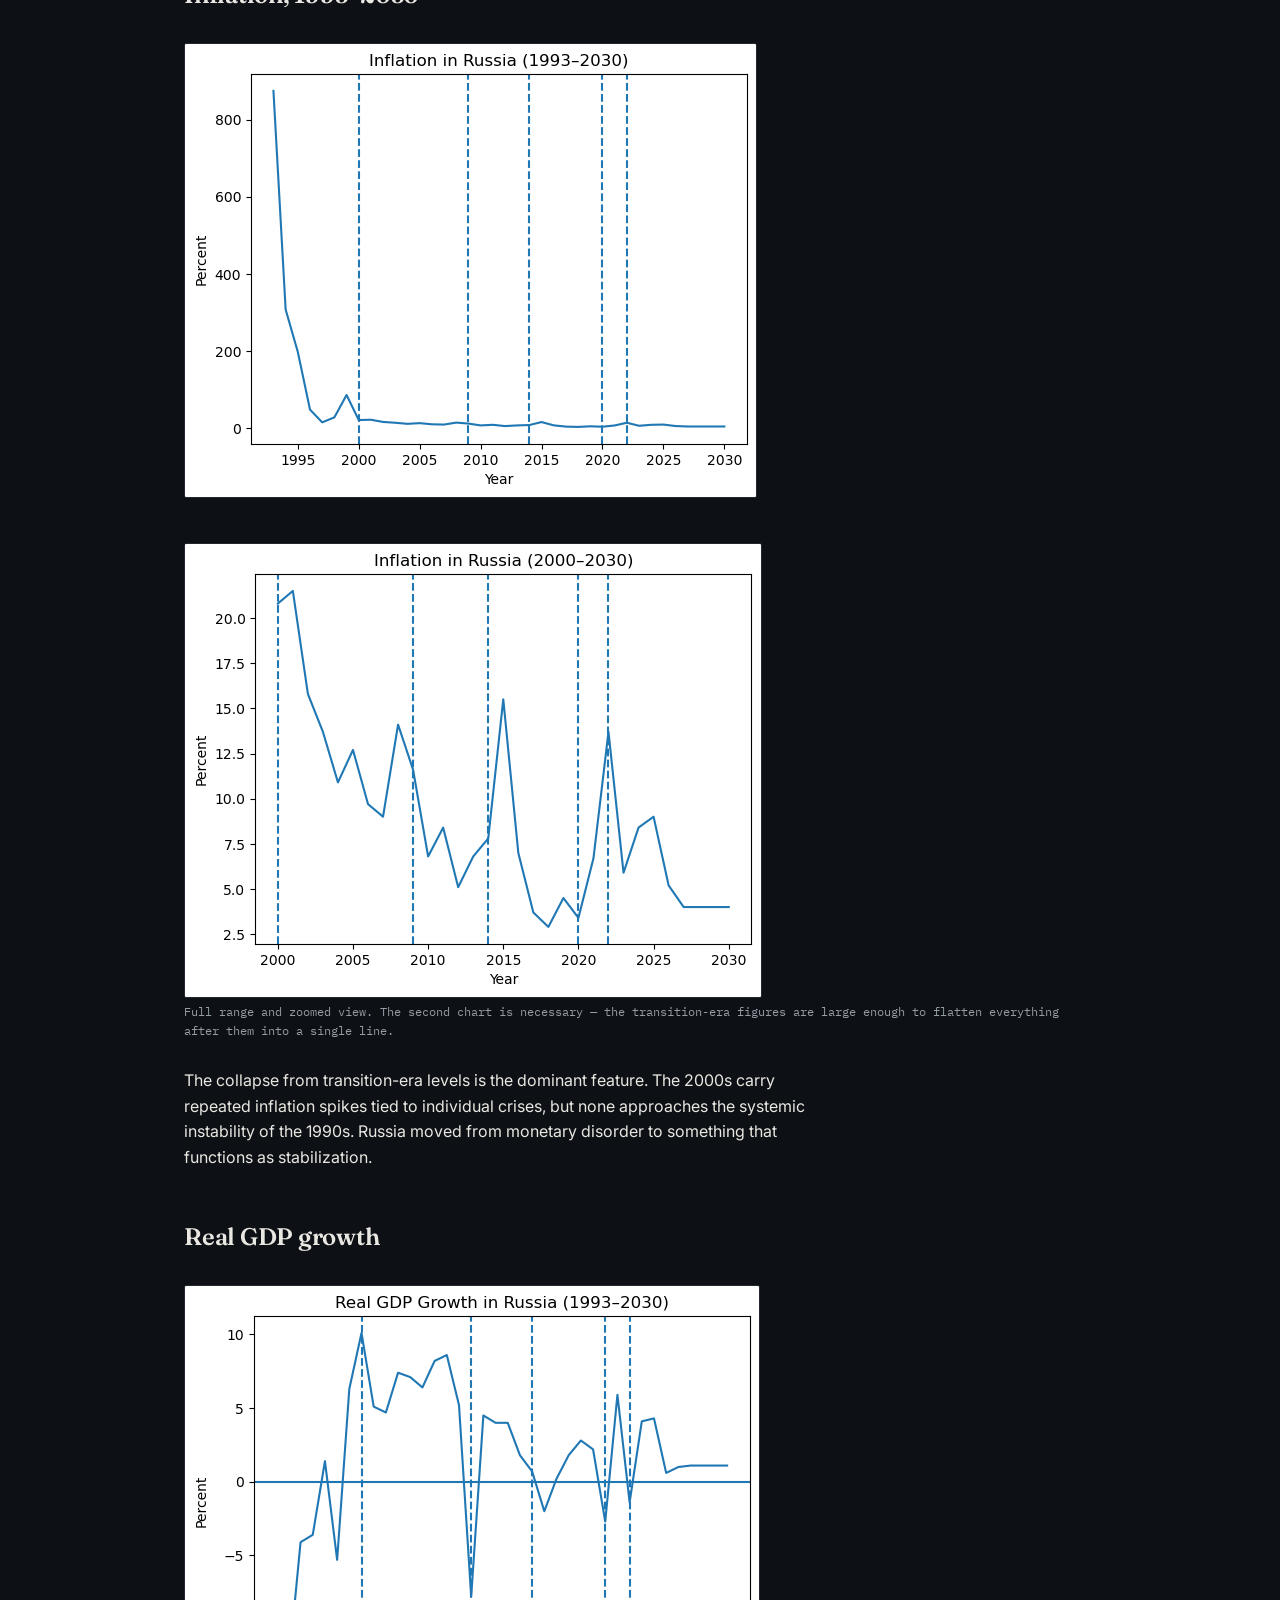
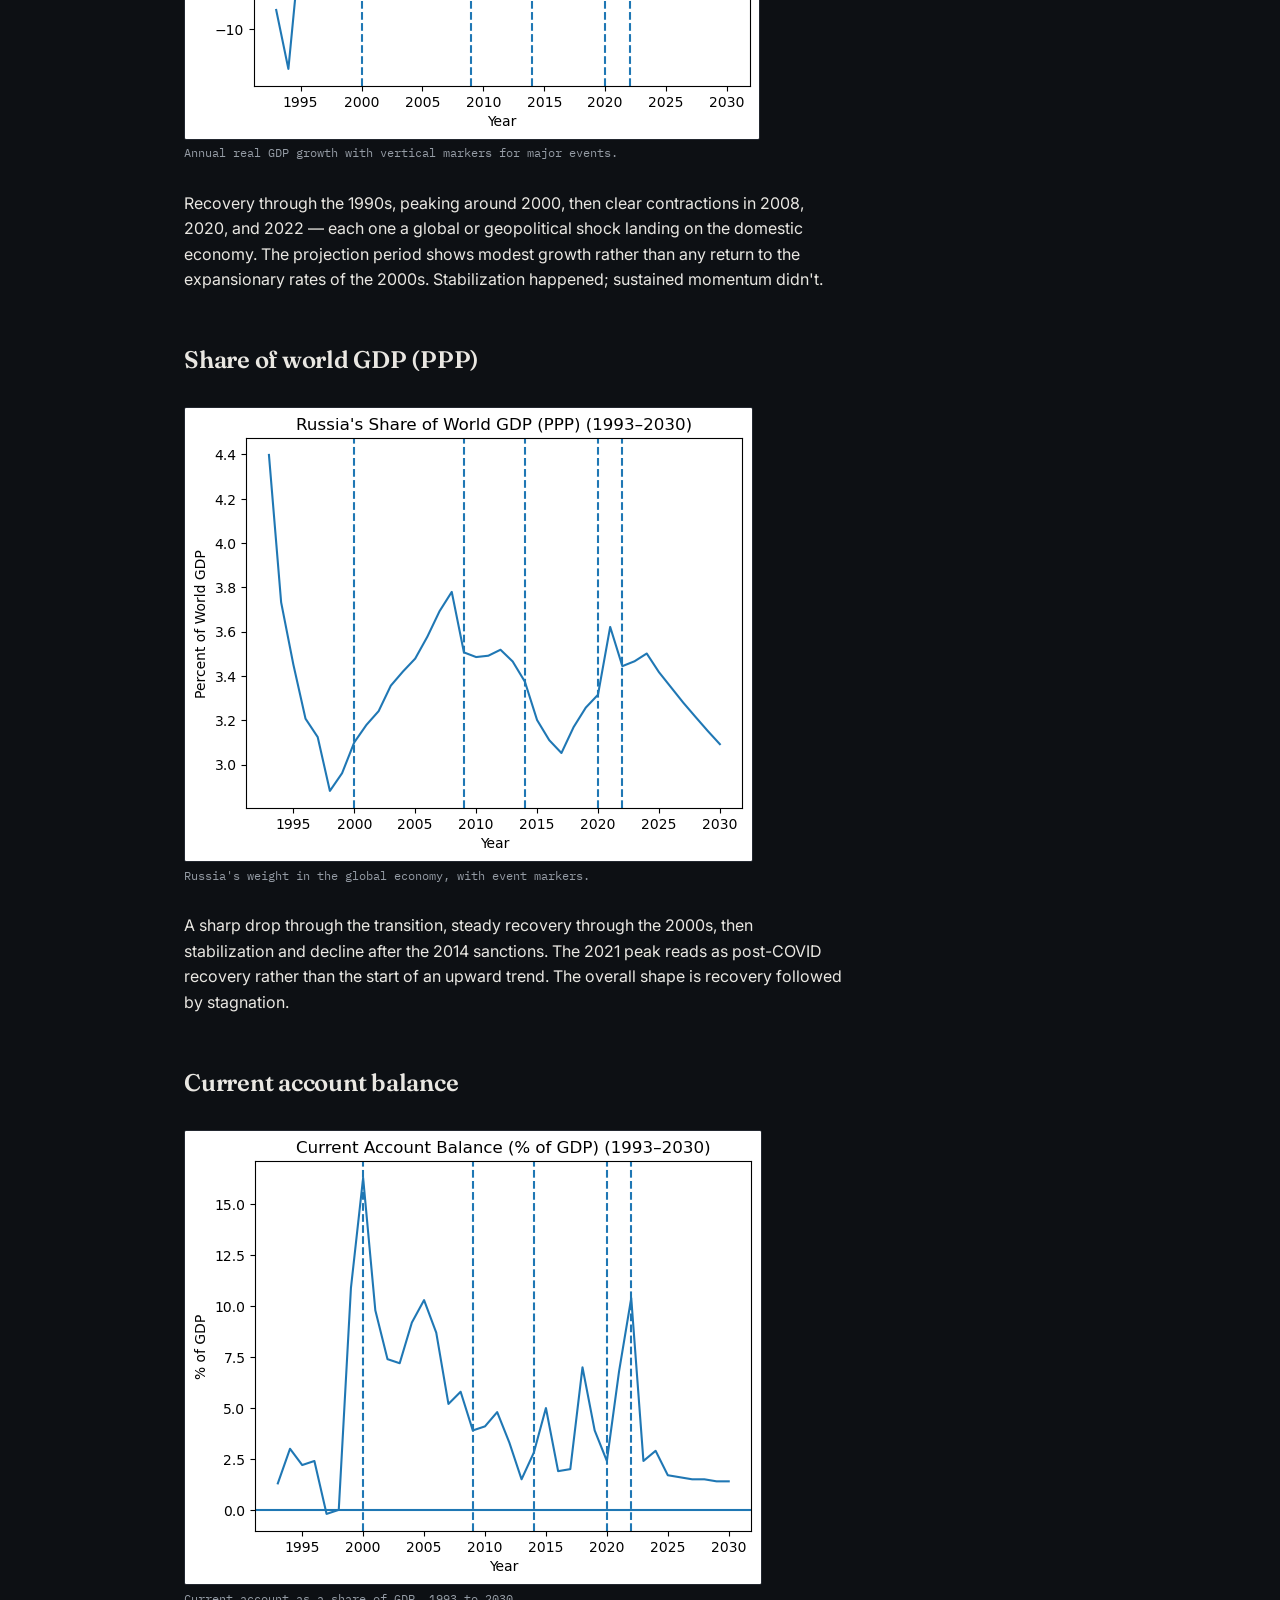
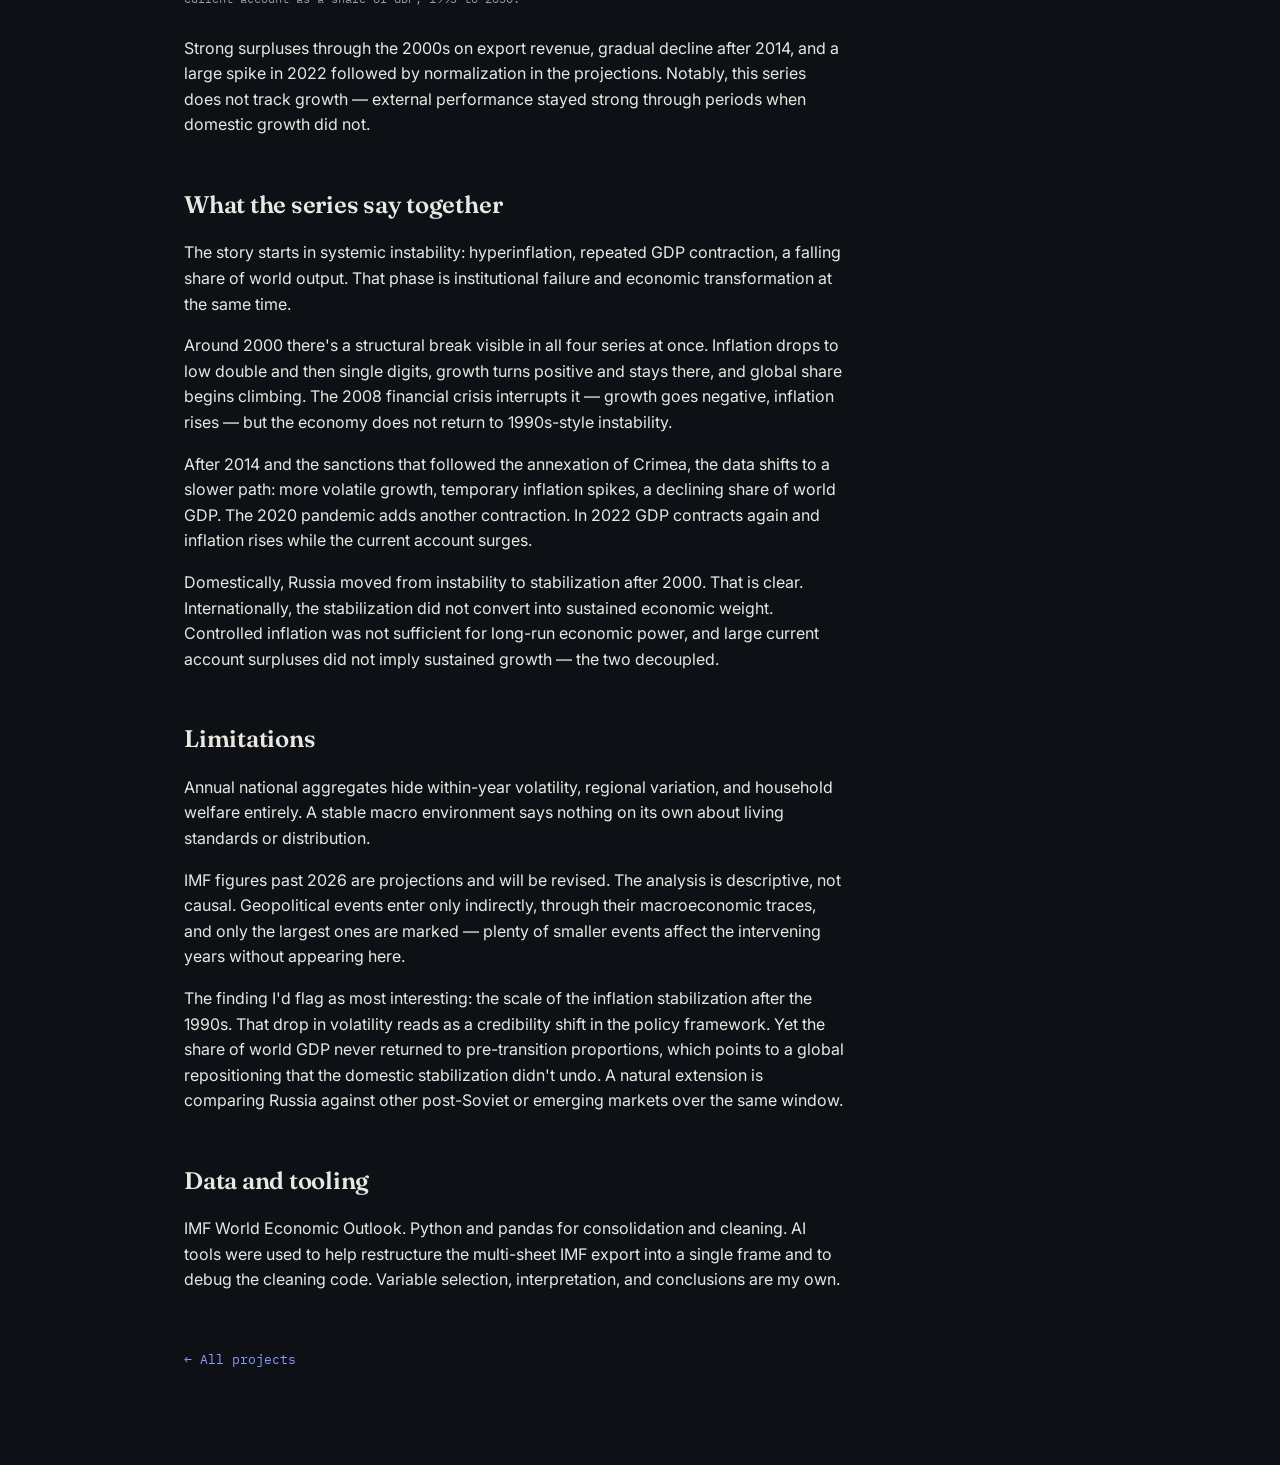
<file: projects/russia-macro.html>
<!DOCTYPE html>
<html lang="en">
<head>
<meta charset="utf-8">
<meta name="viewport" content="width=device-width, initial-scale=1">
<title>Russia's Macroeconomic Evolution Since 1993 / Danila Maksimov</title>
<meta name="description" content="Three decades of Russian inflation, growth, global share, and external balance.">
<meta property="og:type" content="article">
<meta property="og:title" content="Russia's Macroeconomic Evolution Since 1993">
<meta property="og:description" content="Three decades of Russian inflation, growth, global share, and external balance.">
<meta property="og:url" content="https://dvnzil.github.io/projects/russia-macro.html">
<meta property="og:image" content="https://dvnzil.github.io/assets/russia-01-inflation-full.png">
<link rel="preconnect" href="https://fonts.googleapis.com">
<link rel="preconnect" href="https://fonts.gstatic.com" crossorigin>
<link href="https://fonts.googleapis.com/css2?family=Fraunces:opsz,wght@9..144,400;9..144,600&family=Inter:wght@400;500;600&family=IBM+Plex+Mono:wght@400;500&display=swap" rel="stylesheet">
<link rel="stylesheet" href="../assets/style.css">
</head>
<body>

<nav>
  <div class="wrap">
    <a class="mark" href="../index.html">DM ///</a>
    <div class="navlinks">
      <a href="../index.html#work">Work</a>
      <a href="../resume.html">Resume</a>
      <a href="../index.html#about">Info</a>
      <a href="https://github.com/dvnzil">GitHub</a>
    </div>
  </div>
</nav>

<article class="post">
  <div class="wrap">
    <p class="kicker">Macro analysis &middot; 1993&ndash;2030</p>
    <h1>Russia's Macroeconomic Evolution Since 1993</h1>
    <p class="standfirst">From post-Soviet instability to stabilization, and whether that stabilization ever converted into sustained economic weight.</p>

    <div class="ledger"><span><span class="k">SPAN</span> <span class="v">1993&ndash;2030</span></span><span><span class="k">SERIES</span> <span class="v">CPI &middot; GDP &middot; PPP SHARE &middot; CURRENT ACCT</span></span><span><span class="k">SOURCE</span> <span class="v">IMF WEO</span></span></div>

    <div class="rowlinks" style="margin-top:18px">
      <a href="https://github.com/dvnzil/Russia-Macroeconomic-Analysis" style="color:var(--signal);text-decoration:none">Repository &#8599;</a>
    </div>


    <h2>The question</h2>
    <p>How did Russia move from post-Soviet macroeconomic instability to relative stability,
      and how did its position in the global economy change across the major shocks from
      1993 to the present?</p>
    <p>Macroeconomic stability underwrites policy credibility, investment confidence, and a
      country's resilience to external shocks. Russia is a useful case precisely because it
      contains all three phases in one series: transition, recovery, and repeated exposure
      to global shocks.</p>

    <h2>Data</h2>
    <p>IMF World Economic Outlook, annual data for Russia from 1993 through 2030, with
      everything past 2026 flagged as projection rather than observation. Four variables:</p>
    <ul>
      <li><strong>Inflation (CPI, %)</strong> — monetary stability.</li>
      <li><strong>Real GDP growth (%)</strong> — expansion or contraction.</li>
      <li><strong>Share of world GDP (PPP, %)</strong> — weight in the global economy.</li>
      <li><strong>Current account (% of GDP)</strong> — external balance and export strength.</li>
    </ul>
    <p>These are national annual aggregates. They carry no quarterly volatility, no
      household-level outcomes, no inequality measures, and no political variables, and they
      follow IMF definitions that get revised over time.</p>

    <h2>Preparation</h2>
    <p>The IMF export arrives split across sheets by indicator, so the first step was
      consolidating it into a single time series frame: identifying year columns, reshaping
      to long format, stripping footnote markers, special dashes, and other non-numeric
      artifacts before casting to numeric, then merging indicators on year with outer joins
      to preserve every available observation. Rows with no indicator data were dropped. No
      imputation was needed — the four selected variables had complete annual coverage over
      the window.</p>
    <p>The series was constrained to 1993 onward to isolate the post-Soviet period, and kept
      at annual frequency deliberately: the question is about structural change, not
      cyclical movement.</p>

    <h2>Inflation, 1993&ndash;2030</h2>
    <figure>
      <img src="../assets/russia-01-inflation-full.png" alt="Russian CPI inflation, 1993 to 2030, full scale">
    </figure>
    <figure>
      <img src="../assets/russia-02-inflation-zoom.png" alt="Russian CPI inflation, zoomed to the post-2000 period">
      <figcaption>Full range and zoomed view. The second chart is necessary — the transition-era figures are large enough to flatten everything after them into a single line.</figcaption>
    </figure>
    <p>The collapse from transition-era levels is the dominant feature. The 2000s carry
      repeated inflation spikes tied to individual crises, but none approaches the systemic
      instability of the 1990s. Russia moved from monetary disorder to something that
      functions as stabilization.</p>

    <h2>Real GDP growth</h2>
    <figure>
      <img src="../assets/russia-03-gdp-growth.png" alt="Russian real GDP growth, 1993 to 2030, with event markers">
      <figcaption>Annual real GDP growth with vertical markers for major events.</figcaption>
    </figure>
    <p>Recovery through the 1990s, peaking around 2000, then clear contractions in 2008,
      2020, and 2022 — each one a global or geopolitical shock landing on the domestic
      economy. The projection period shows modest growth rather than any return to the
      expansionary rates of the 2000s. Stabilization happened; sustained momentum didn't.</p>

    <h2>Share of world GDP (PPP)</h2>
    <figure>
      <img src="../assets/russia-04-world-gdp-share.png" alt="Russia's share of world GDP at PPP, 1993 to 2030">
      <figcaption>Russia's weight in the global economy, with event markers.</figcaption>
    </figure>
    <p>A sharp drop through the transition, steady recovery through the 2000s, then
      stabilization and decline after the 2014 sanctions. The 2021 peak reads as
      post-COVID recovery rather than the start of an upward trend. The overall shape is
      recovery followed by stagnation.</p>

    <h2>Current account balance</h2>
    <figure>
      <img src="../assets/russia-05-current-account.png" alt="Russian current account balance as a percentage of GDP">
      <figcaption>Current account as a share of GDP, 1993 to 2030.</figcaption>
    </figure>
    <p>Strong surpluses through the 2000s on export revenue, gradual decline after 2014, and
      a large spike in 2022 followed by normalization in the projections. Notably, this
      series does not track growth — external performance stayed strong through periods
      when domestic growth did not.</p>

    <h2>What the series say together</h2>
    <p>The story starts in systemic instability: hyperinflation, repeated GDP contraction,
      a falling share of world output. That phase is institutional failure and economic
      transformation at the same time.</p>
    <p>Around 2000 there's a structural break visible in all four series at once. Inflation
      drops to low double and then single digits, growth turns positive and stays there,
      and global share begins climbing. The 2008 financial crisis interrupts it — growth
      goes negative, inflation rises — but the economy does not return to 1990s-style
      instability.</p>
    <p>After 2014 and the sanctions that followed the annexation of Crimea, the data shifts
      to a slower path: more volatile growth, temporary inflation spikes, a declining share
      of world GDP. The 2020 pandemic adds another contraction. In 2022 GDP contracts again
      and inflation rises while the current account surges.</p>
    <p>Domestically, Russia moved from instability to stabilization after 2000. That is
      clear. Internationally, the stabilization did not convert into sustained economic
      weight. Controlled inflation was not sufficient for long-run economic power, and large
      current account surpluses did not imply sustained growth — the two decoupled.</p>

    <h2>Limitations</h2>
    <p>Annual national aggregates hide within-year volatility, regional variation, and
      household welfare entirely. A stable macro environment says nothing on its own about
      living standards or distribution.</p>
    <p>IMF figures past 2026 are projections and will be revised. The analysis is
      descriptive, not causal. Geopolitical events enter only indirectly, through their
      macroeconomic traces, and only the largest ones are marked — plenty of smaller events
      affect the intervening years without appearing here.</p>
    <p>The finding I'd flag as most interesting: the scale of the inflation stabilization
      after the 1990s. That drop in volatility reads as a credibility shift in the policy
      framework. Yet the share of world GDP never returned to pre-transition proportions,
      which points to a global repositioning that the domestic stabilization didn't undo.
      A natural extension is comparing Russia against other post-Soviet or emerging
      markets over the same window.</p>

    <h2>Data and tooling</h2>
    <p>IMF World Economic Outlook. Python and pandas for consolidation and cleaning. AI
      tools were used to help restructure the multi-sheet IMF export into a single frame
      and to debug the cleaning code. Variable selection, interpretation, and conclusions
      are my own.</p>

    <a class="backlink" href="../index.html#work">&#8592; All projects</a>
  </div>
</article>

</body>
</html>
</file>
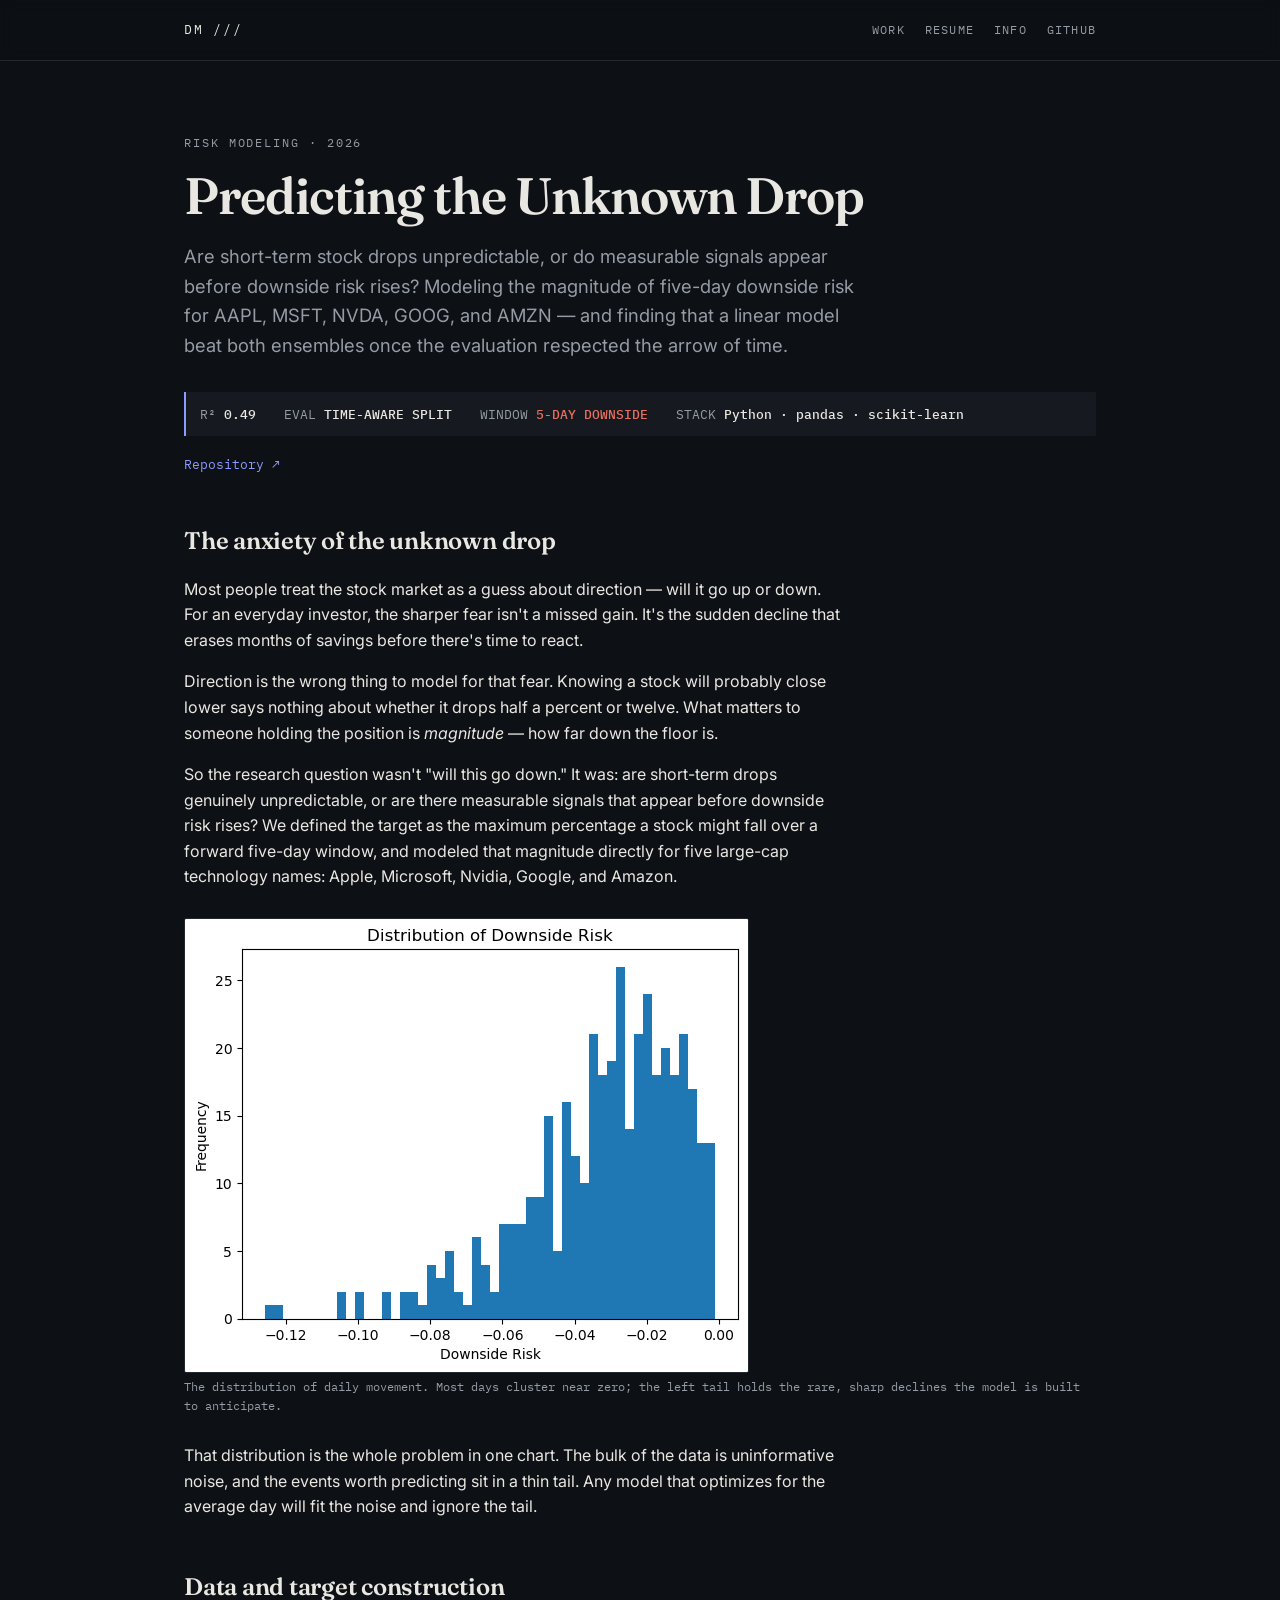
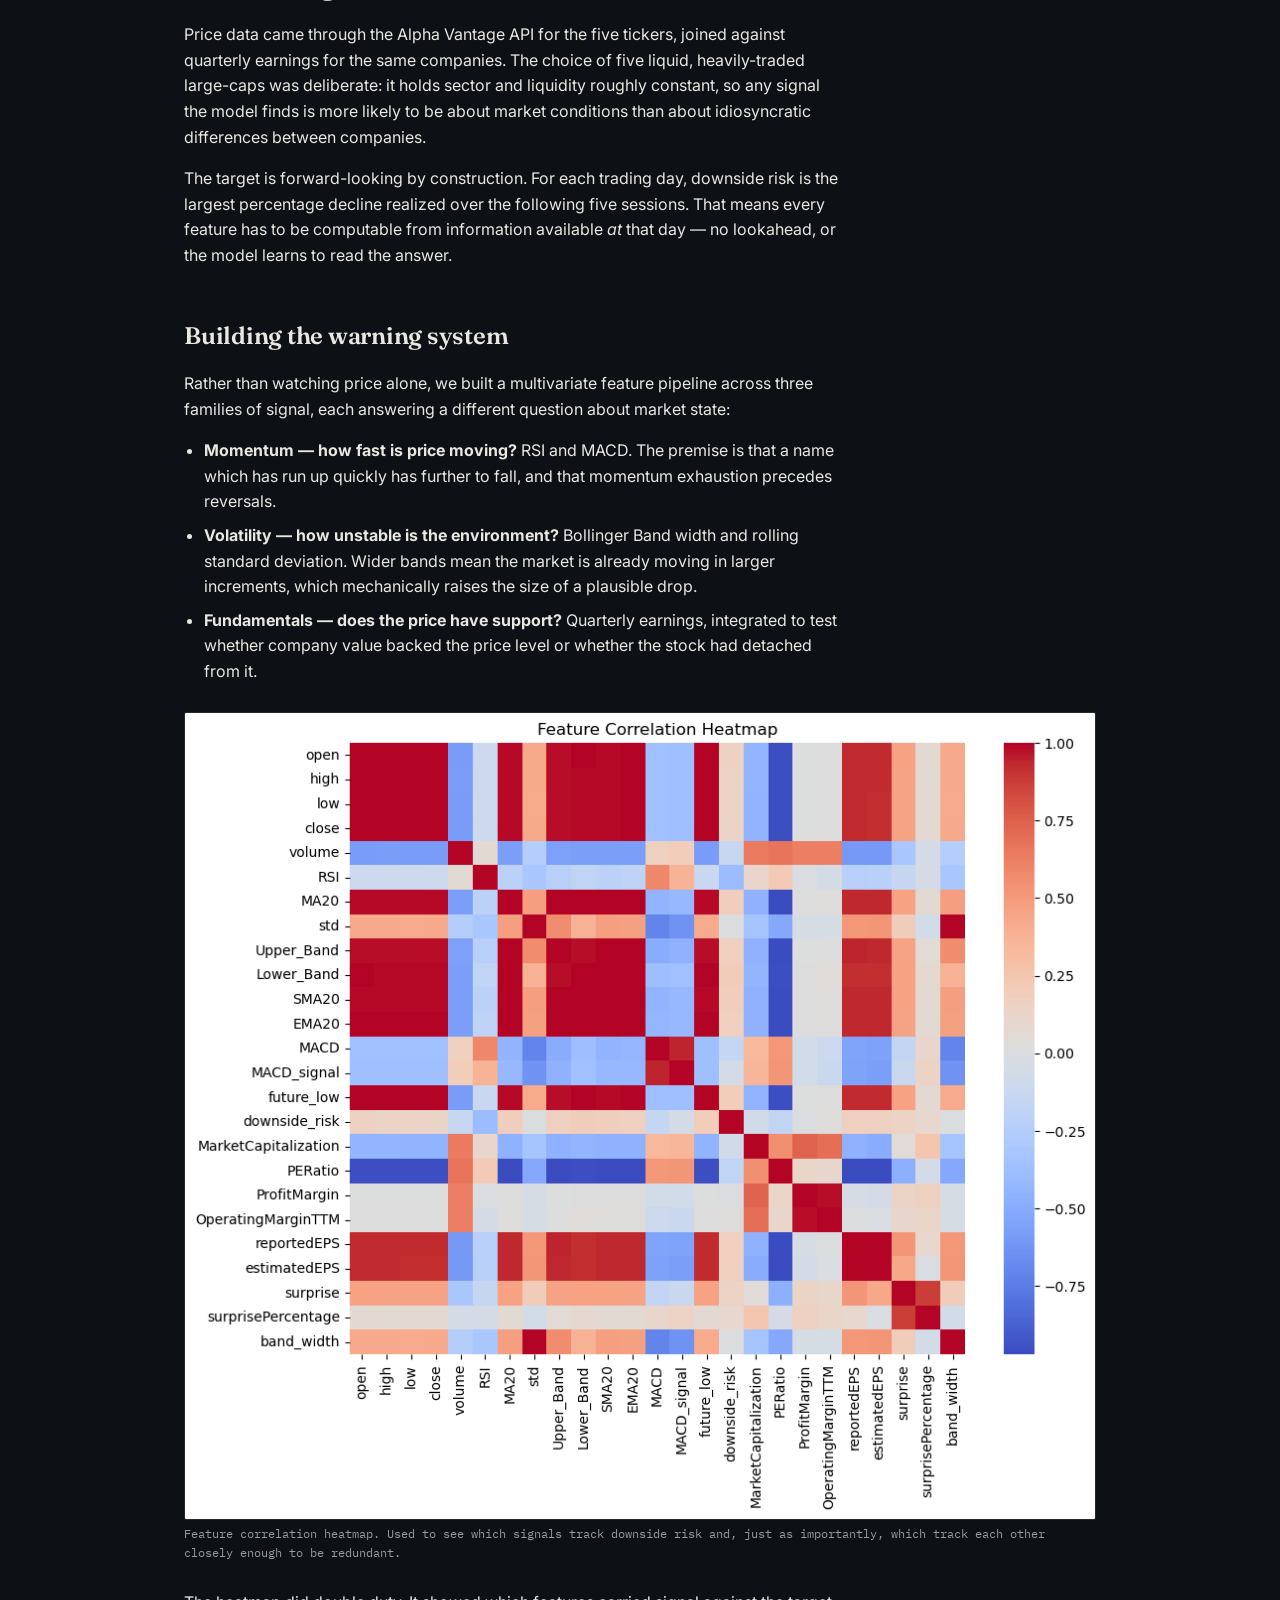
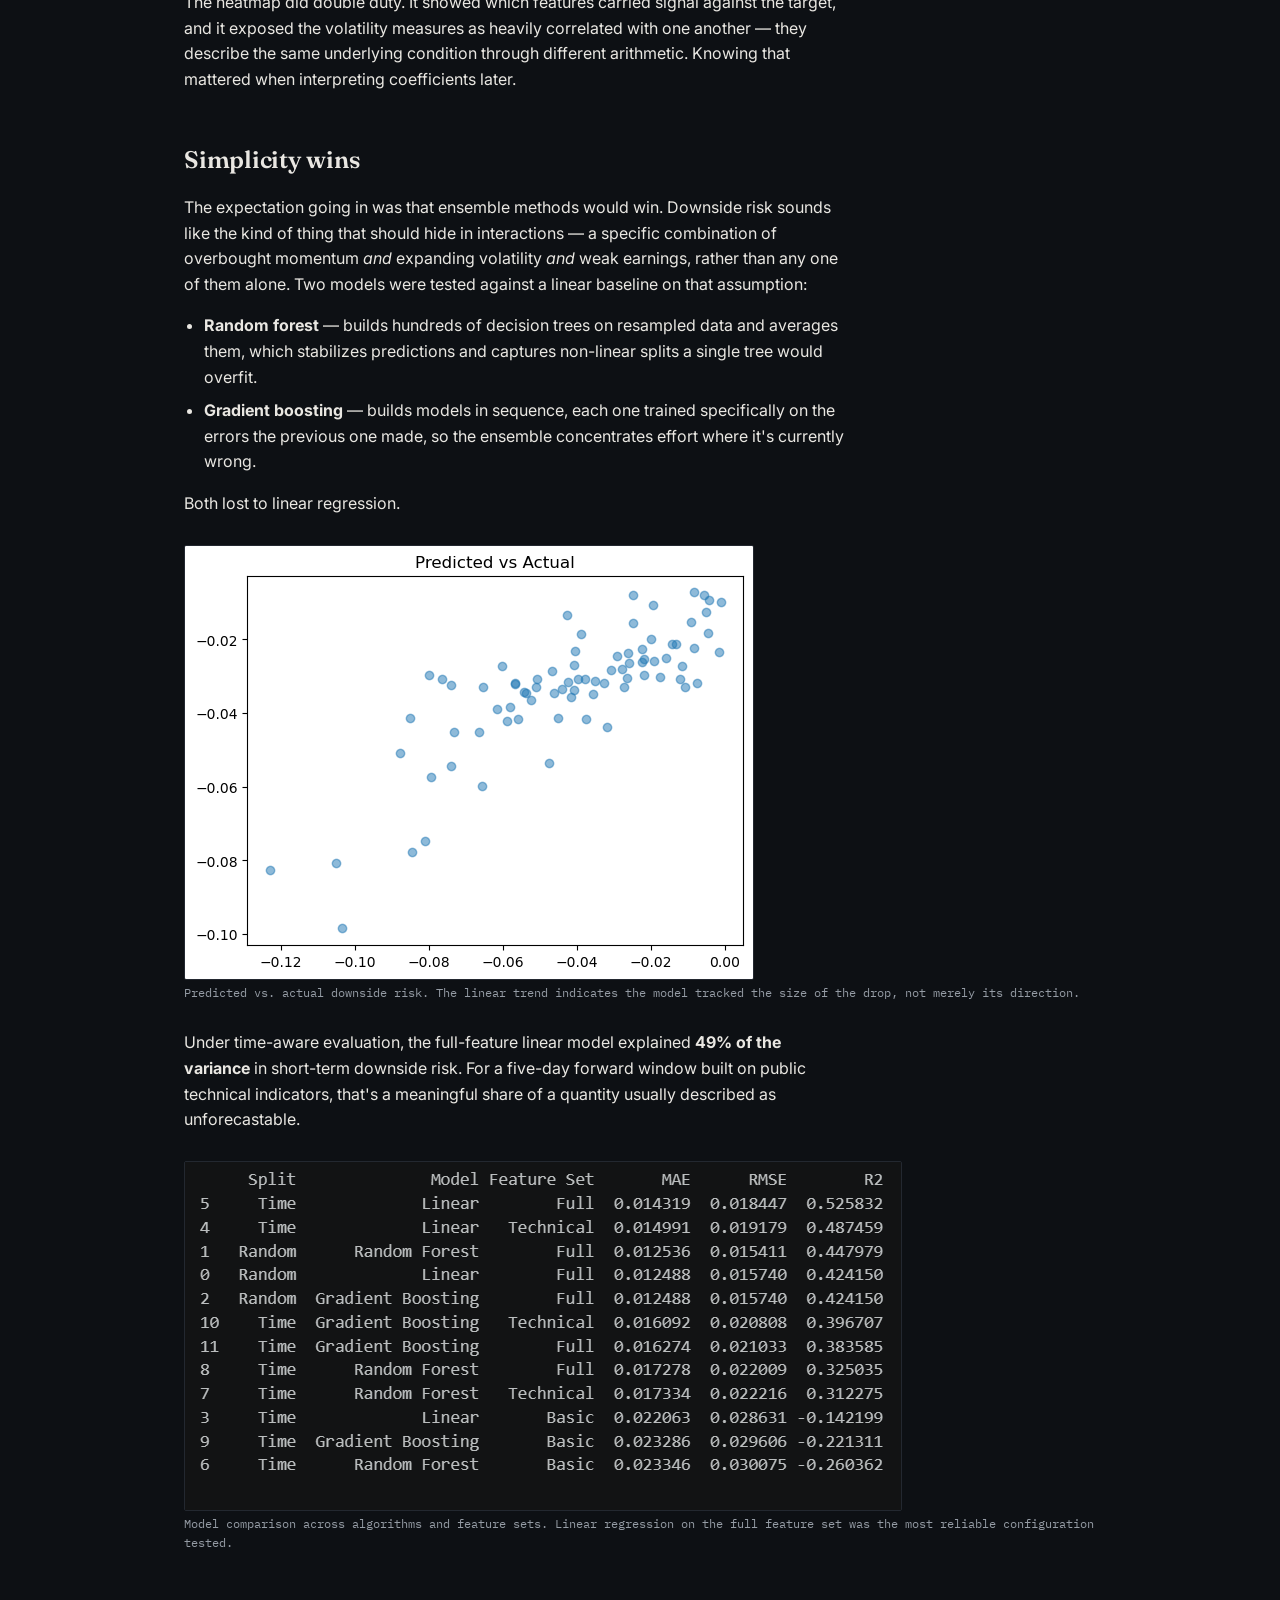
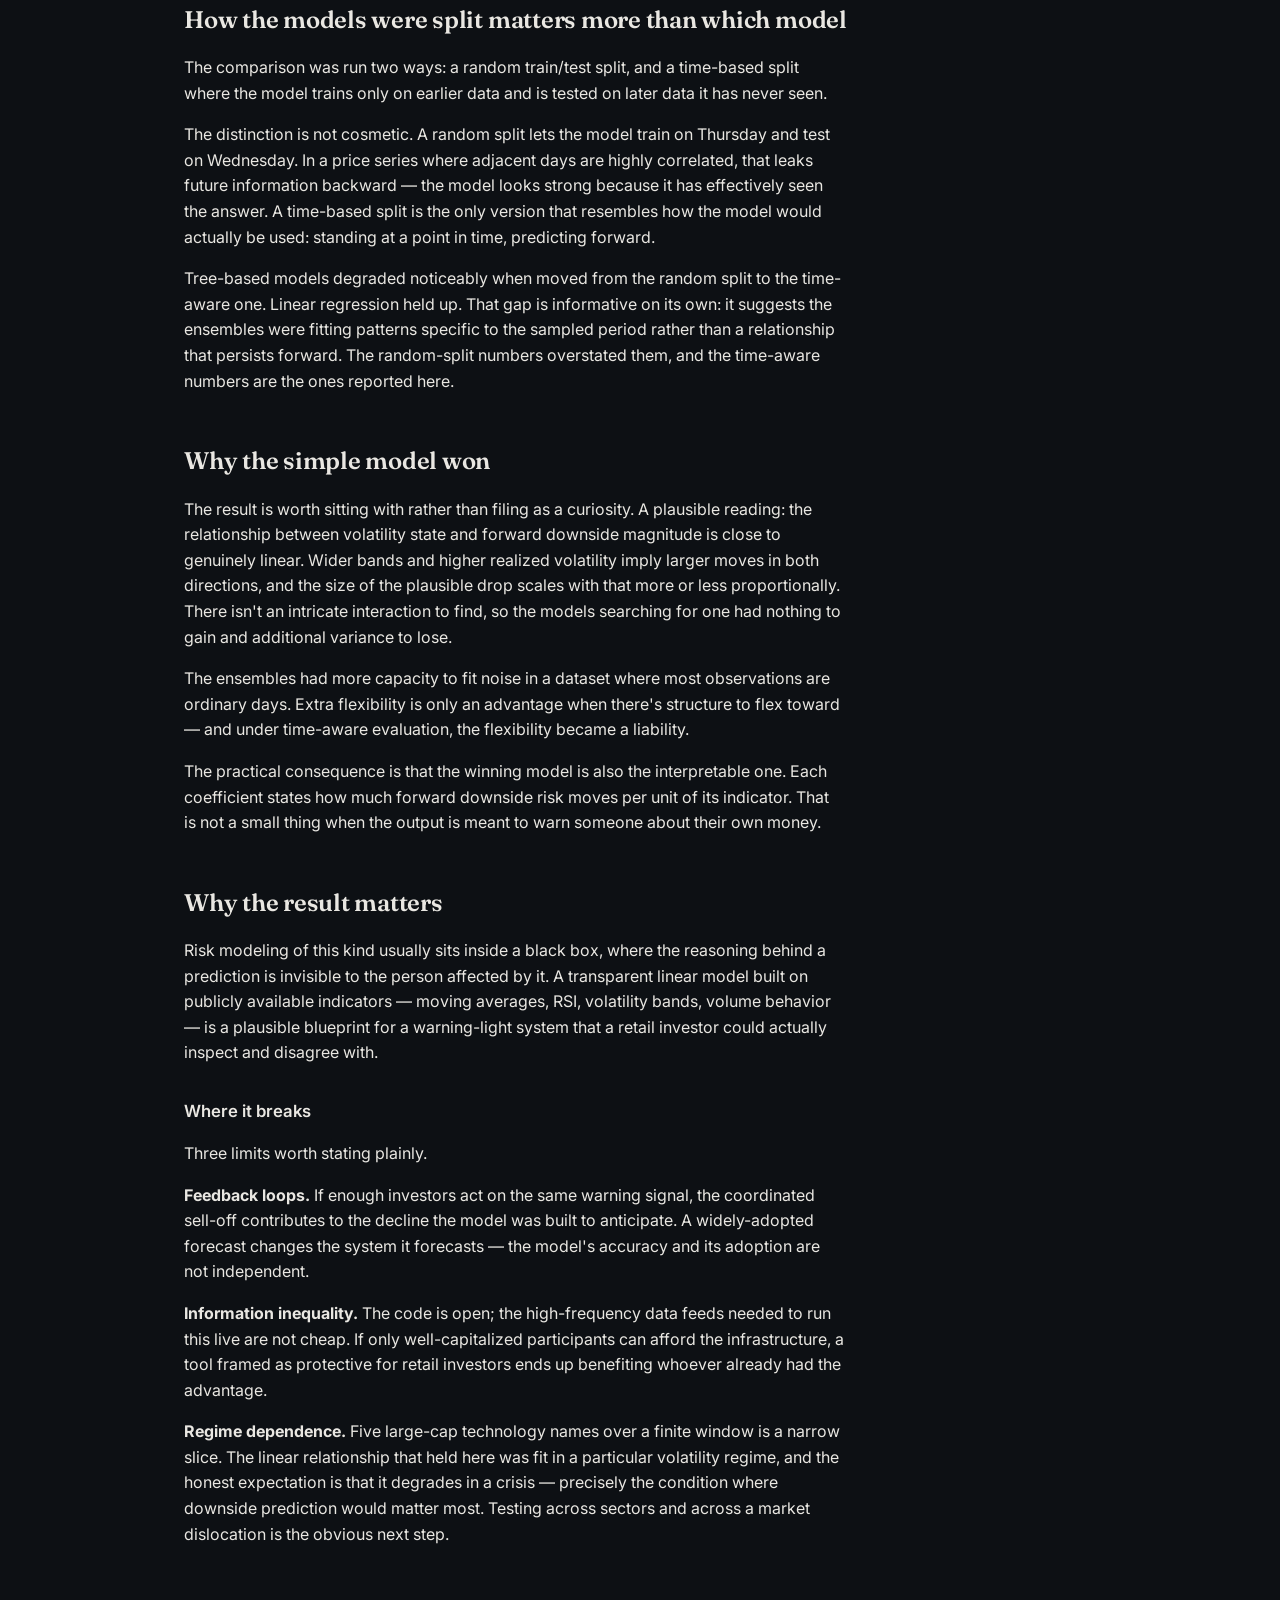
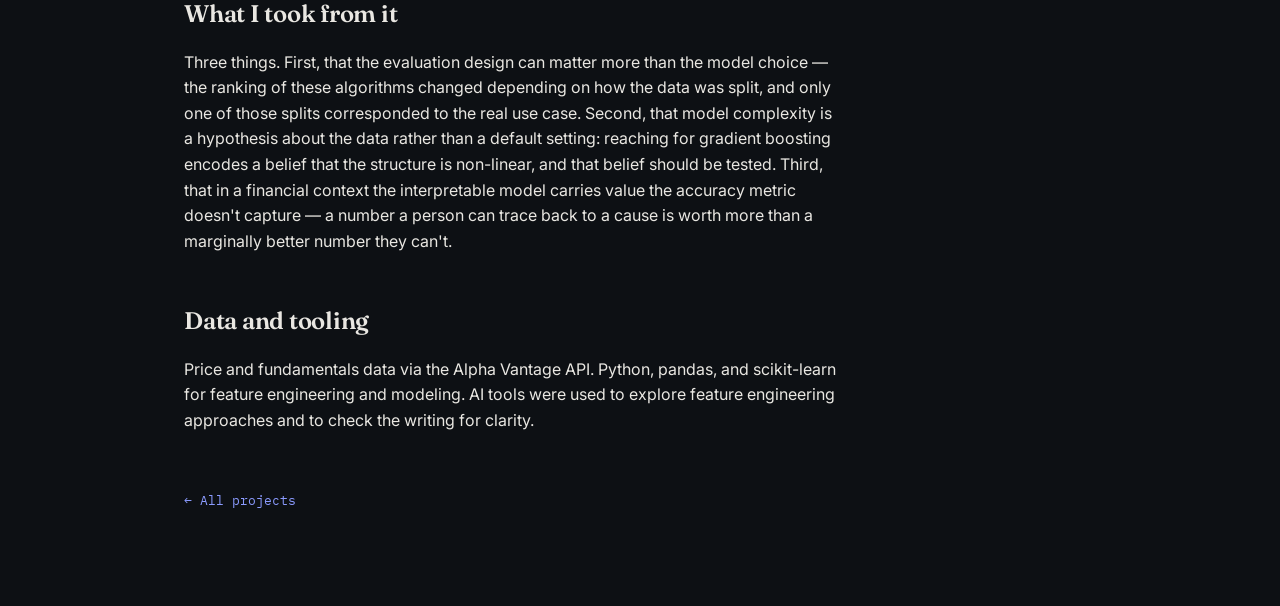
<file: projects/stock-downside-risk.html>
<!DOCTYPE html>
<html lang="en">
<head>
<meta charset="utf-8">
<meta name="viewport" content="width=device-width, initial-scale=1">
<title>Predicting the Unknown Drop / Danila Maksimov</title>
<meta name="description" content="Modeling short-term stock downside risk across five large-cap technology names.">
<meta property="og:type" content="article">
<meta property="og:title" content="Predicting the Unknown Drop: Stock Downside Risk Prediction">
<meta property="og:description" content="Modeling short-term stock downside risk across five large-cap technology names.">
<meta property="og:url" content="https://dvnzil.github.io/projects/stock-downside-risk.html">
<meta property="og:image" content="https://dvnzil.github.io/assets/stock-03-predicted-vs-actual.png">
<link rel="preconnect" href="https://fonts.googleapis.com">
<link rel="preconnect" href="https://fonts.gstatic.com" crossorigin>
<link href="https://fonts.googleapis.com/css2?family=Fraunces:opsz,wght@9..144,400;9..144,600&family=Inter:wght@400;500;600&family=IBM+Plex+Mono:wght@400;500&display=swap" rel="stylesheet">
<link rel="stylesheet" href="../assets/style.css">
</head>
<body>

<nav>
  <div class="wrap">
    <a class="mark" href="../index.html">DM ///</a>
    <div class="navlinks">
      <a href="../index.html#work">Work</a>
      <a href="../resume.html">Resume</a>
      <a href="../index.html#about">Info</a>
      <a href="https://github.com/dvnzil">GitHub</a>
    </div>
  </div>
</nav>

<article class="post">
  <div class="wrap">
    <p class="kicker">Risk modeling &middot; 2026</p>
    <h1>Predicting the Unknown Drop</h1>
    <p class="standfirst">Are short-term stock drops unpredictable, or do measurable signals appear before downside risk rises? Modeling the magnitude of five-day downside risk for AAPL, MSFT, NVDA, GOOG, and AMZN — and finding that a linear model beat both ensembles once the evaluation respected the arrow of time.</p>

    <div class="ledger"><span><span class="k">R&sup2;</span> <span class="v">0.49</span></span><span><span class="k">EVAL</span> <span class="v">TIME-AWARE SPLIT</span></span><span><span class="k">WINDOW</span> <span class="v neg">5-DAY DOWNSIDE</span></span><span><span class="k">STACK</span> <span class="v">Python &middot; pandas &middot; scikit-learn</span></span></div>

    <div class="rowlinks" style="margin-top:18px">
      <a href="https://github.com/dvnzil/Stock-Downside-Risk-Prediction" style="color:var(--signal);text-decoration:none">Repository &#8599;</a>
    </div>


    <h2>The anxiety of the unknown drop</h2>
    <p>Most people treat the stock market as a guess about direction — will it go up or
      down. For an everyday investor, the sharper fear isn't a missed gain. It's the sudden
      decline that erases months of savings before there's time to react.</p>
    <p>Direction is the wrong thing to model for that fear. Knowing a stock will probably
      close lower says nothing about whether it drops half a percent or twelve. What matters
      to someone holding the position is <em>magnitude</em> — how far down the floor is.</p>
    <p>So the research question wasn't "will this go down." It was: are short-term drops
      genuinely unpredictable, or are there measurable signals that appear before downside
      risk rises? We defined the target as the maximum percentage a stock might fall over a
      forward five-day window, and modeled that magnitude directly for five large-cap
      technology names: Apple, Microsoft, Nvidia, Google, and Amazon.</p>

    <figure>
      <img src="../assets/stock-01-risk-distribution.png" alt="Distribution of daily returns, showing a left tail of sharp declines">
      <figcaption>The distribution of daily movement. Most days cluster near zero; the left tail holds the rare, sharp declines the model is built to anticipate.</figcaption>
    </figure>

    <p>That distribution is the whole problem in one chart. The bulk of the data is
      uninformative noise, and the events worth predicting sit in a thin tail. Any model
      that optimizes for the average day will fit the noise and ignore the tail.</p>

    <h2>Data and target construction</h2>
    <p>Price data came through the Alpha Vantage API for the five tickers, joined against
      quarterly earnings for the same companies. The choice of five liquid, heavily-traded
      large-caps was deliberate: it holds sector and liquidity roughly constant, so any
      signal the model finds is more likely to be about market conditions than about
      idiosyncratic differences between companies.</p>
    <p>The target is forward-looking by construction. For each trading day, downside risk is
      the largest percentage decline realized over the following five sessions. That means
      every feature has to be computable from information available <em>at</em> that day —
      no lookahead, or the model learns to read the answer.</p>

    <h2>Building the warning system</h2>
    <p>Rather than watching price alone, we built a multivariate feature pipeline across
      three families of signal, each answering a different question about market state:</p>
    <ul>
      <li><strong>Momentum — how fast is price moving?</strong> RSI and MACD. The premise is
        that a name which has run up quickly has further to fall, and that momentum
        exhaustion precedes reversals.</li>
      <li><strong>Volatility — how unstable is the environment?</strong> Bollinger Band width
        and rolling standard deviation. Wider bands mean the market is already moving in
        larger increments, which mechanically raises the size of a plausible drop.</li>
      <li><strong>Fundamentals — does the price have support?</strong> Quarterly earnings,
        integrated to test whether company value backed the price level or whether the stock
        had detached from it.</li>
    </ul>

    <figure>
      <img src="../assets/stock-02-feature-heatmap.png" alt="Correlation heatmap of engineered features against downside risk">
      <figcaption>Feature correlation heatmap. Used to see which signals track downside risk and, just as importantly, which track each other closely enough to be redundant.</figcaption>
    </figure>

    <p>The heatmap did double duty. It showed which features carried signal against the
      target, and it exposed the volatility measures as heavily correlated with one another
      — they describe the same underlying condition through different arithmetic. Knowing
      that mattered when interpreting coefficients later.</p>

    <h2>Simplicity wins</h2>
    <p>The expectation going in was that ensemble methods would win. Downside risk sounds
      like the kind of thing that should hide in interactions — a specific combination of
      overbought momentum <em>and</em> expanding volatility <em>and</em> weak earnings, rather
      than any one of them alone. Two models were tested against a linear baseline on that
      assumption:</p>
    <ul>
      <li><strong>Random forest</strong> — builds hundreds of decision trees on resampled
        data and averages them, which stabilizes predictions and captures non-linear
        splits a single tree would overfit.</li>
      <li><strong>Gradient boosting</strong> — builds models in sequence, each one trained
        specifically on the errors the previous one made, so the ensemble concentrates
        effort where it's currently wrong.</li>
    </ul>
    <p>Both lost to linear regression.</p>

    <figure>
      <img src="../assets/stock-03-predicted-vs-actual.png" alt="Scatter of predicted versus actual downside risk">
      <figcaption>Predicted vs. actual downside risk. The linear trend indicates the model tracked the size of the drop, not merely its direction.</figcaption>
    </figure>

    <p>Under time-aware evaluation, the full-feature linear model explained
      <strong>49% of the variance</strong> in short-term downside risk. For a five-day
      forward window built on public technical indicators, that's a meaningful share of a
      quantity usually described as unforecastable.</p>

    <figure>
      <img src="../assets/stock-04-model-comparison.png" alt="Table comparing model performance across algorithms and feature sets">
      <figcaption>Model comparison across algorithms and feature sets. Linear regression on the full feature set was the most reliable configuration tested.</figcaption>
    </figure>

    <h2>How the models were split matters more than which model</h2>
    <p>The comparison was run two ways: a random train/test split, and a time-based split
      where the model trains only on earlier data and is tested on later data it has never
      seen.</p>
    <p>The distinction is not cosmetic. A random split lets the model train on Thursday and
      test on Wednesday. In a price series where adjacent days are highly correlated, that
      leaks future information backward — the model looks strong because it has effectively
      seen the answer. A time-based split is the only version that resembles how the model
      would actually be used: standing at a point in time, predicting forward.</p>
    <p>Tree-based models degraded noticeably when moved from the random split to the
      time-aware one. Linear regression held up. That gap is informative on its own: it
      suggests the ensembles were fitting patterns specific to the sampled period rather
      than a relationship that persists forward. The random-split numbers overstated them,
      and the time-aware numbers are the ones reported here.</p>

    <h2>Why the simple model won</h2>
    <p>The result is worth sitting with rather than filing as a curiosity. A plausible
      reading: the relationship between volatility state and forward downside magnitude is
      close to genuinely linear. Wider bands and higher realized volatility imply larger
      moves in both directions, and the size of the plausible drop scales with that more or
      less proportionally. There isn't an intricate interaction to find, so the models
      searching for one had nothing to gain and additional variance to lose.</p>
    <p>The ensembles had more capacity to fit noise in a dataset where most observations are
      ordinary days. Extra flexibility is only an advantage when there's structure to flex
      toward — and under time-aware evaluation, the flexibility became a liability.</p>
    <p>The practical consequence is that the winning model is also the interpretable one.
      Each coefficient states how much forward downside risk moves per unit of its
      indicator. That is not a small thing when the output is meant to warn someone about
      their own money.</p>

    <h2>Why the result matters</h2>
    <p>Risk modeling of this kind usually sits inside a black box, where the reasoning
      behind a prediction is invisible to the person affected by it. A transparent linear
      model built on publicly available indicators — moving averages, RSI, volatility bands,
      volume behavior — is a plausible blueprint for a warning-light system that a retail
      investor could actually inspect and disagree with.</p>

    <h3>Where it breaks</h3>
    <p>Three limits worth stating plainly.</p>
    <p><strong>Feedback loops.</strong> If enough investors act on the same warning signal,
      the coordinated sell-off contributes to the decline the model was built to anticipate.
      A widely-adopted forecast changes the system it forecasts — the model's accuracy and
      its adoption are not independent.</p>
    <p><strong>Information inequality.</strong> The code is open; the high-frequency data
      feeds needed to run this live are not cheap. If only well-capitalized participants can
      afford the infrastructure, a tool framed as protective for retail investors ends up
      benefiting whoever already had the advantage.</p>
    <p><strong>Regime dependence.</strong> Five large-cap technology names over a finite
      window is a narrow slice. The linear relationship that held here was fit in a
      particular volatility regime, and the honest expectation is that it degrades in a
      crisis — precisely the condition where downside prediction would matter most. Testing
      across sectors and across a market dislocation is the obvious next step.</p>

    <h2>What I took from it</h2>
    <p>Three things. First, that the evaluation design can matter more than the model
      choice — the ranking of these algorithms changed depending on how the data was split,
      and only one of those splits corresponded to the real use case. Second, that model
      complexity is a hypothesis about the data rather than a default setting: reaching for
      gradient boosting encodes a belief that the structure is non-linear, and that belief
      should be tested. Third, that in a financial context the interpretable model carries
      value the accuracy metric doesn't capture — a number a person can trace back to a
      cause is worth more than a marginally better number they can't.</p>

    <h2>Data and tooling</h2>
    <p>Price and fundamentals data via the Alpha Vantage API. Python, pandas, and
      scikit-learn for feature engineering and modeling. AI tools were used to explore
      feature engineering approaches and to check the writing for clarity.</p>

    <a class="backlink" href="../index.html#work">&#8592; All projects</a>
  </div>
</article>

</body>
</html>
</file>
<file: assets/style.css>
:root{
    --paper:#0D1014;
    --ink:#E9E7E2;
    --ink-soft:#959CA5;
    --rule:#232830;
    --panel:#161A20;
    --signal:#8B9BFF;
    --down:#E8705F;
    --display:"Fraunces",Georgia,serif;
    --body:"Inter",system-ui,sans-serif;
    --mono:"IBM Plex Mono",ui-monospace,monospace;
  }
  *{box-sizing:border-box}
  html{scroll-behavior:smooth}
  @media (prefers-reduced-motion:reduce){html{scroll-behavior:auto}*{animation:none!important;transition:none!important}}
  body{
    margin:0;background:var(--paper);color:var(--ink);
    font-family:var(--body);font-size:16px;line-height:1.6;
    -webkit-font-smoothing:antialiased;
  }
  .wrap{max-width:960px;margin:0 auto;padding:0 24px}
  a{color:inherit}
  a:focus-visible{outline:2px solid var(--signal);outline-offset:3px}

  /* ---------- nav ---------- */
  nav{
    position:sticky;top:0;z-index:10;background:rgba(13,16,20,.92);
    backdrop-filter:blur(6px);border-bottom:1px solid var(--rule);
  }
  nav .wrap{display:flex;justify-content:space-between;align-items:center;height:60px;gap:16px}
  .mark{font-family:var(--mono);font-size:13px;letter-spacing:.14em;text-decoration:none}
  .navlinks{display:flex;gap:20px;font-family:var(--mono);font-size:12px;letter-spacing:.1em;text-transform:uppercase}
  .navlinks a{text-decoration:none;color:var(--ink-soft)}
  .navlinks a:hover{color:var(--signal)}

  /* ---------- hero ---------- */
  header.hero{padding:96px 0 72px;border-bottom:1px solid var(--rule)}
  .eyebrow{font-family:var(--mono);font-size:12px;letter-spacing:.16em;text-transform:uppercase;color:var(--ink-soft);margin:0 0 20px}
  h1{
    font-family:var(--display);font-weight:600;
    font-size:clamp(2.6rem,7vw,4.4rem);line-height:1.02;letter-spacing:-.02em;margin:0 0 24px;
  }
  .lede{font-size:clamp(1.05rem,2.2vw,1.25rem);max-width:56ch;color:var(--ink-soft);margin:0 0 32px}
  .lede strong{color:var(--ink);font-weight:500}
  .meta{display:flex;flex-wrap:wrap;gap:8px 20px;font-family:var(--mono);font-size:12.5px;color:var(--ink-soft)}
  .meta a{color:var(--signal);text-decoration:none;border-bottom:1px solid rgba(139,155,255,.35)}

  /* ---------- section frame ---------- */
  section{padding:72px 0;border-bottom:1px solid var(--rule)}
  .sec-label{
    font-family:var(--mono);font-size:12px;letter-spacing:.16em;text-transform:uppercase;
    color:var(--ink-soft);margin:0 0 40px;display:flex;align-items:center;gap:14px;
  }
  .sec-label::after{content:"";flex:1;height:1px;background:var(--rule)}

  /* ---------- project rows (signature: ledger line) ---------- */
  .project{display:block;text-decoration:none;padding:28px 0;border-top:1px solid var(--rule)}
  .project:first-of-type{border-top:none;padding-top:0}
  .project:hover h2{color:var(--signal)}
  .project:hover .arrow{transform:translateX(4px)}
  .tags{font-family:var(--mono);font-size:11.5px;letter-spacing:.12em;text-transform:uppercase;color:var(--ink-soft);margin-bottom:10px}
  .project h2{
    font-family:var(--display);font-weight:600;font-size:clamp(1.5rem,3.4vw,2.1rem);
    line-height:1.15;letter-spacing:-.01em;margin:0 0 12px;transition:color .18s ease;
  }
  .project p{margin:0 0 18px;max-width:62ch;color:var(--ink-soft)}
  .ledger{
    display:flex;flex-wrap:wrap;gap:6px 28px;font-family:var(--mono);font-size:12.5px;
    padding:12px 14px;background:var(--panel);border-left:2px solid var(--signal);
  }
  .ledger .k{color:var(--ink-soft)}
  .ledger .v{color:var(--ink);font-weight:500}
  .ledger .v.neg{color:var(--down)}
  .rowlinks{margin-top:16px;display:flex;flex-wrap:wrap;gap:18px;font-family:var(--mono);font-size:12.5px}
  .rowlinks span{color:var(--signal)}
  .arrow{display:inline-block;transition:transform .18s ease}

  /* ---------- about ---------- */
  #about h2{font-family:var(--display);font-weight:600;font-size:clamp(1.8rem,4vw,2.6rem);margin:0 0 20px;letter-spacing:-.01em}
  #about p{max-width:60ch;color:var(--ink-soft)}
  .cta{display:flex;flex-wrap:wrap;gap:14px;margin-top:28px}
  .cta a{
    font-family:var(--mono);font-size:12.5px;letter-spacing:.06em;text-decoration:none;
    padding:11px 18px;border:1px solid var(--ink);
  }
  .cta a:hover{background:var(--ink);color:var(--paper)}

  footer{padding:32px 0 56px;font-family:var(--mono);font-size:12px;color:var(--ink-soft);display:flex;justify-content:space-between}
  footer a{text-decoration:none}

/* ---------- project article pages ---------- */
article.post{padding:72px 0 24px}
article.post .kicker{font-family:var(--mono);font-size:12px;letter-spacing:.16em;text-transform:uppercase;color:var(--ink-soft);margin:0 0 18px}
article.post h1{font-size:clamp(2.1rem,5.5vw,3.2rem);margin-bottom:20px}
article.post .standfirst{font-size:1.15rem;max-width:58ch;color:var(--ink-soft);margin:0 0 32px}
article.post h2{font-family:var(--display);font-weight:600;font-size:1.5rem;letter-spacing:-.01em;margin:48px 0 14px}
article.post p,article.post li{max-width:66ch}
article.post img{max-width:100%;height:auto;border:1px solid var(--rule);border-radius:2px;margin:24px 0;background:#fff}
article.post figcaption{font-family:var(--mono);font-size:12px;color:var(--ink-soft);margin-top:-14px}
article.post code{font-family:var(--mono);font-size:.9em;background:var(--panel);padding:2px 5px}
.backlink{font-family:var(--mono);font-size:12.5px;text-decoration:none;color:var(--signal);display:inline-block;margin:40px 0 72px}
article.post figure{margin:28px 0}
article.post figure img{margin:0 0 10px}
article.post ul{max-width:66ch;padding-left:20px}
article.post ul li{margin-bottom:8px}
article.post a{color:var(--signal)}
article.post h3{font-family:var(--body);font-weight:600;font-size:1.05rem;margin:32px 0 10px;color:var(--ink)}

/* ---------- resume page ---------- */
.navlinks a.current{color:var(--ink);border-bottom:1px solid var(--signal);padding-bottom:2px}
.resume-actions{display:flex;flex-wrap:wrap;gap:12px;margin:0 0 28px}
.resume-actions a{
  font-family:var(--mono);font-size:12.5px;letter-spacing:.06em;text-decoration:none;
  color:var(--ink);padding:10px 16px;border:1px solid var(--rule);background:var(--panel);
}
.resume-actions a:hover{border-color:var(--signal);color:var(--signal)}
.pdf-frame{
  width:100%;aspect-ratio:8.5/11;max-height:1100px;
  border:1px solid var(--rule);background:var(--panel);margin-bottom:8px;
}
.pdf-frame object,.pdf-frame iframe{width:100%;height:100%;border:0;display:block}
.pdf-fallback{
  padding:40px 24px;text-align:center;color:var(--ink-soft);
  font-family:var(--mono);font-size:13px;max-width:none;
}
@media (max-width:640px){
  .pdf-frame{aspect-ratio:auto;height:70vh}
}
</file>
